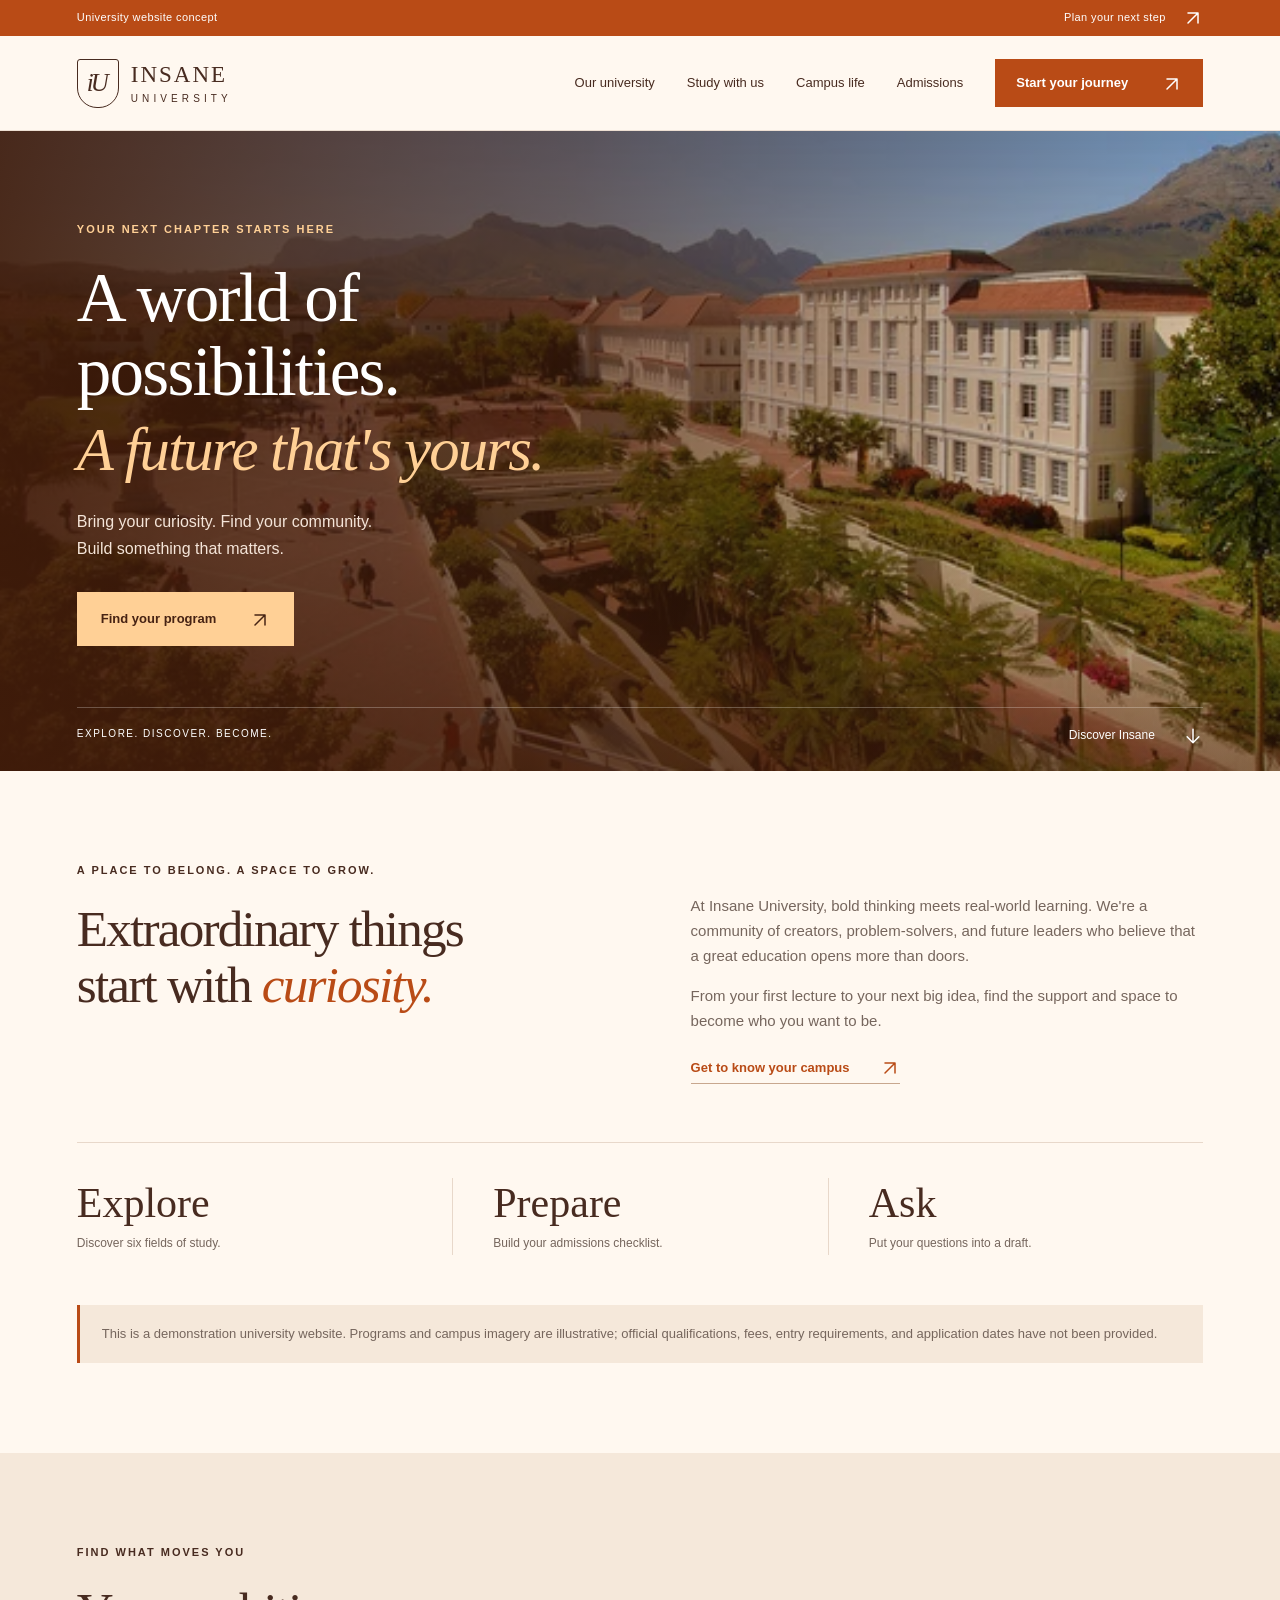
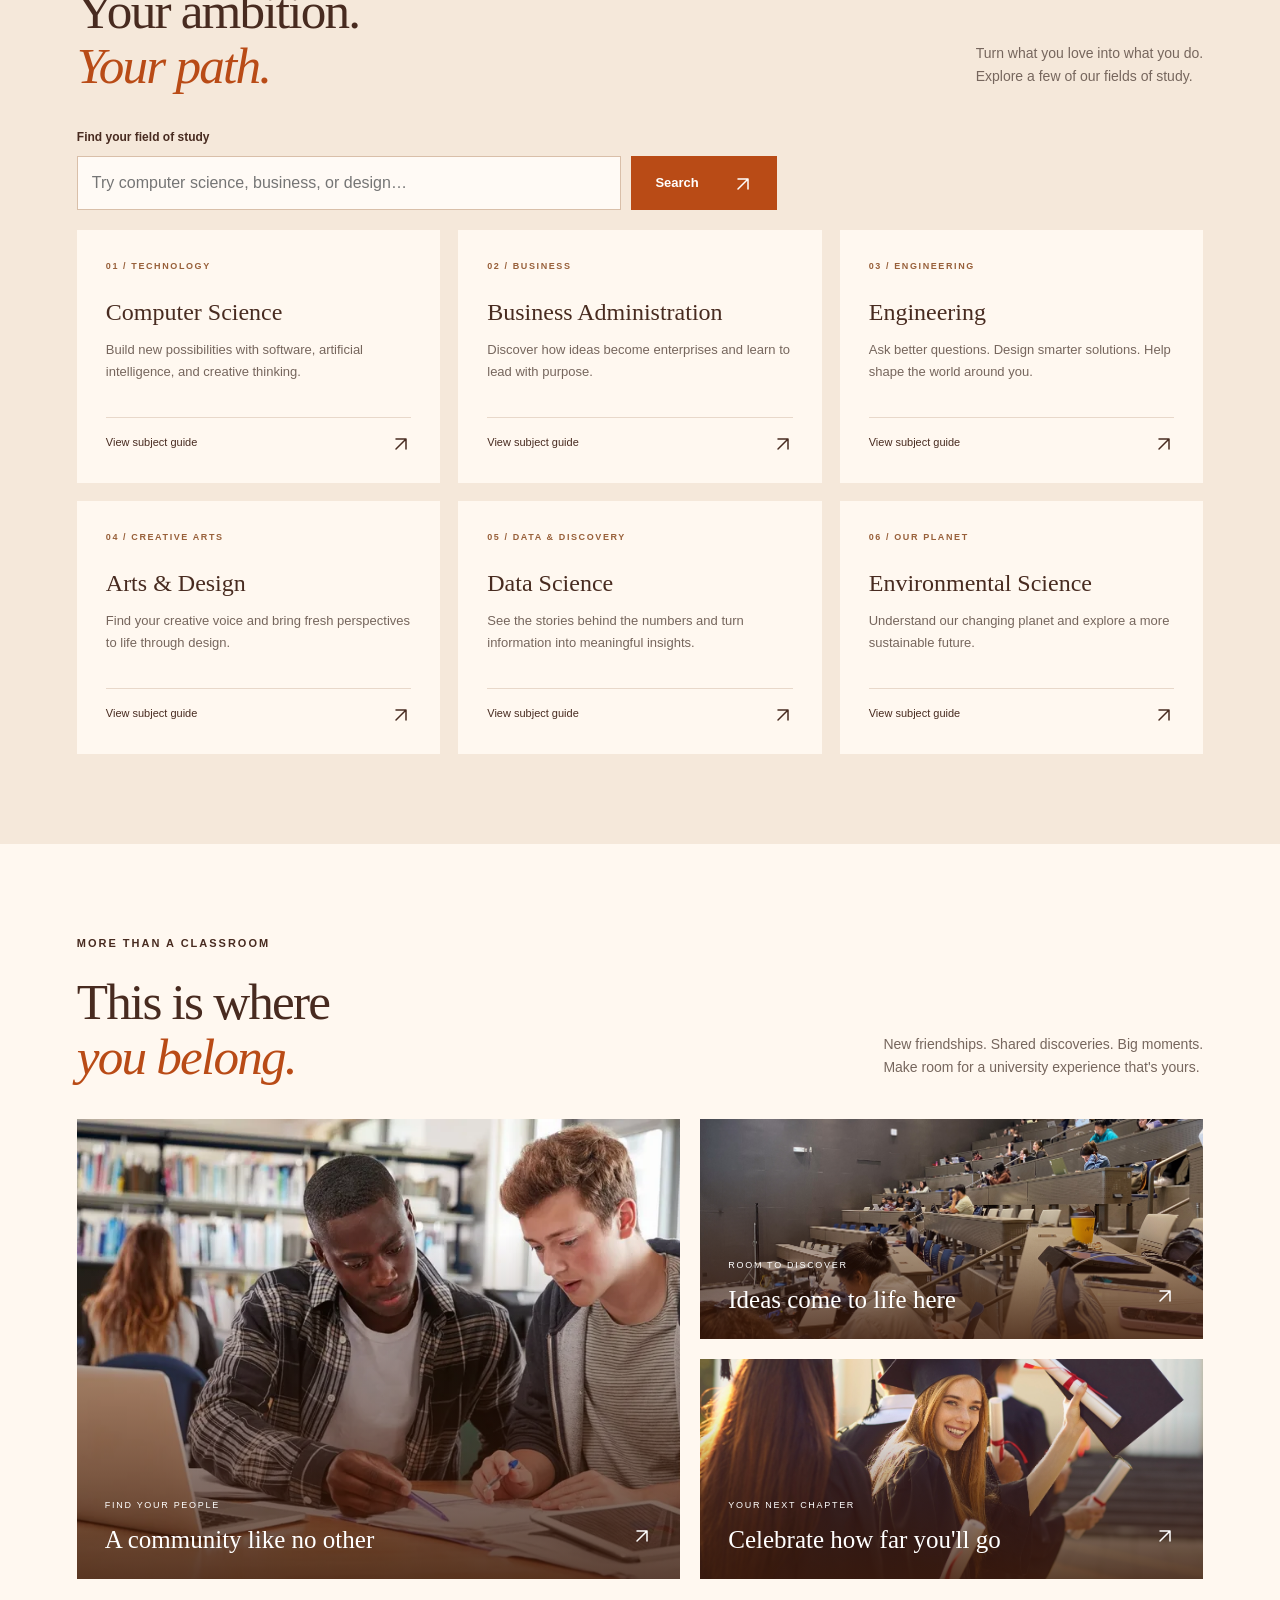
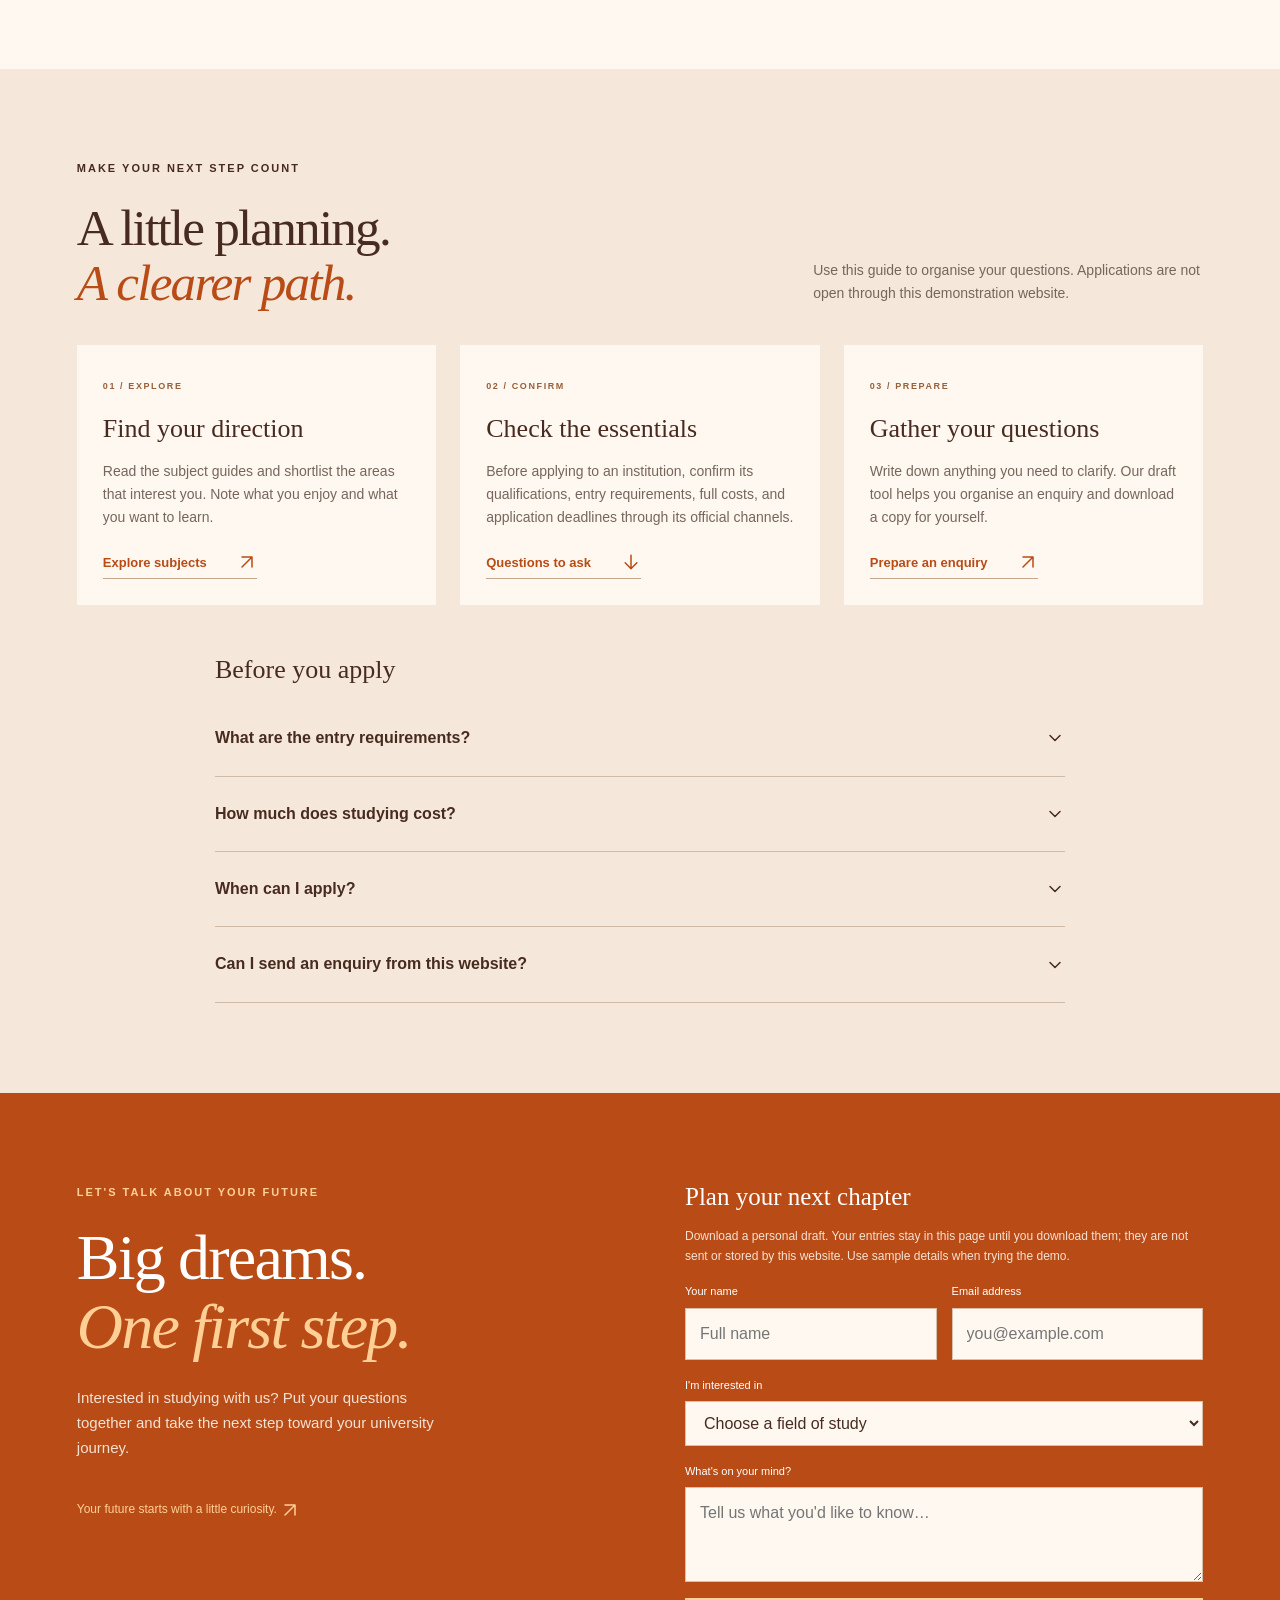
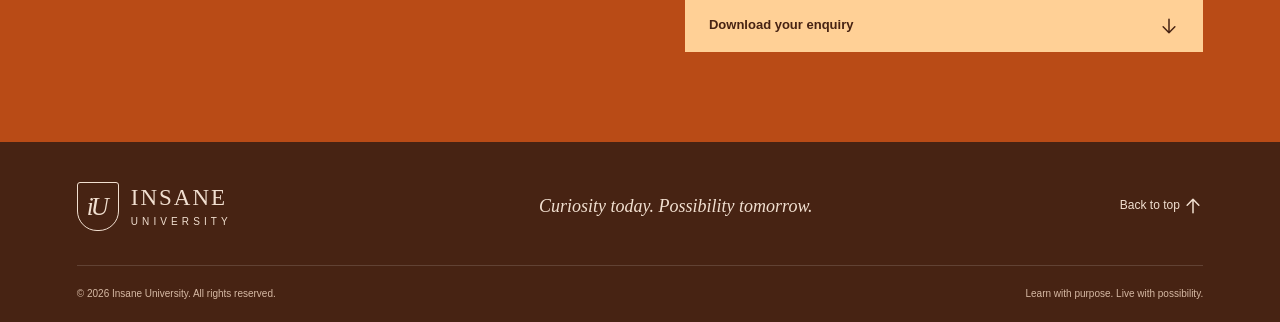
<file: index.html>
<!DOCTYPE html>
<html lang="en">
<head>
  <meta charset="UTF-8">
  <meta name="viewport" content="width=device-width, initial-scale=1.0">
  <meta name="description" content="Explore your next chapter at Insane University. Discover programs, a welcoming community, and a world of possibilities.">
  <meta name="theme-color" content="#b94b16">
  <title>Insane University — A world of possibilities</title>
  <link rel="stylesheet" href="styles.css?v=5">
  <script src="script.js?v=4" defer></script>
</head>
<body>
<a class="skip-link" href="#main">Skip to content</a>
<div class="utility-bar"><div class="container"><span>University website concept</span><a href="#contact">Plan your next step <span aria-hidden="true"><svg class="icon icon-arrow-up-right" viewBox="0 0 24 24" width="20" height="20" fill="none" stroke="currentColor" stroke-width="1.8" stroke-linecap="round" stroke-linejoin="round" aria-hidden="true" focusable="false"><path d="M6 18 18 6M6 6h12v12"/></svg></span></a></div></div>
<header class="navbar">
  <div class="container nav-container">
    <a class="brand" href="#hero" aria-label="Insane University home"><span class="crest" aria-hidden="true">iU</span><span>INSANE<span class="brand-sub">UNIVERSITY</span></span></a>
    <button class="menu-toggle" aria-expanded="false" aria-controls="navigation" hidden>Menu <span aria-hidden="true"><svg class="icon icon-menu" viewBox="0 0 24 24" width="20" height="20" fill="none" stroke="currentColor" stroke-width="1.8" stroke-linecap="round" stroke-linejoin="round" aria-hidden="true" focusable="false"><path d="M4 6h16M4 12h16M4 18h16"/></svg></span></button>
    <nav id="navigation" aria-label="Main navigation"><a href="#about">Our university</a><a href="#programs">Study with us</a><a href="#gallery">Campus life</a><a href="#admissions">Admissions</a><a class="button button-small" href="#contact">Start your journey <span aria-hidden="true"><svg class="icon icon-arrow-up-right" viewBox="0 0 24 24" width="20" height="20" fill="none" stroke="currentColor" stroke-width="1.8" stroke-linecap="round" stroke-linejoin="round" aria-hidden="true" focusable="false"><path d="M6 18 18 6M6 6h12v12"/></svg></span></a></nav>
  </div>
</header>
<main id="main">
  <section id="hero" class="hero">
    <img class="hero-photo" src="university place.webp" alt="University campus surrounded by green lawns and trees" fetchpriority="high">
    <div class="container hero-content"><p class="eyebrow">YOUR NEXT CHAPTER STARTS HERE</p><h1>A world of<br>possibilities.<br><em>A future that's yours.</em></h1><p class="hero-description">Bring your curiosity. Find your community.<br>Build something that matters.</p><a class="button button-gold" href="#programs">Find your program <span aria-hidden="true"><svg class="icon icon-arrow-up-right" viewBox="0 0 24 24" width="20" height="20" fill="none" stroke="currentColor" stroke-width="1.8" stroke-linecap="round" stroke-linejoin="round" aria-hidden="true" focusable="false"><path d="M6 18 18 6M6 6h12v12"/></svg></span></a></div>
    <div class="hero-bottom container"><span>EXPLORE. DISCOVER. BECOME.</span><a href="#about">Discover Insane <span aria-hidden="true"><svg class="icon icon-arrow-down" viewBox="0 0 24 24" width="20" height="20" fill="none" stroke="currentColor" stroke-width="1.8" stroke-linecap="round" stroke-linejoin="round" aria-hidden="true" focusable="false"><path d="M12 4v16m-7-7 7 7 7-7"/></svg></span></a></div>
  </section>
  <section id="about" class="about section container">
    <div class="about-heading"><p class="eyebrow">A PLACE TO BELONG. A SPACE TO GROW.</p><h2>Extraordinary things<br>start with <em>curiosity.</em></h2></div>
    <div class="about-copy"><p>At Insane University, bold thinking meets real-world learning. We're a community of creators, problem-solvers, and future leaders who believe that a great education opens more than doors.</p><p>From your first lecture to your next big idea, find the support and space to become who you want to be.</p><a class="text-link" href="#gallery">Get to know your campus <span aria-hidden="true"><svg class="icon icon-arrow-up-right" viewBox="0 0 24 24" width="20" height="20" fill="none" stroke="currentColor" stroke-width="1.8" stroke-linecap="round" stroke-linejoin="round" aria-hidden="true" focusable="false"><path d="M6 18 18 6M6 6h12v12"/></svg></span></a></div>
    <div class="stats"><div><strong>Explore</strong><span>Discover six fields of study.</span></div><div><strong>Prepare</strong><span>Build your admissions checklist.</span></div><div><strong>Ask</strong><span>Put your questions into a draft.</span></div></div>
    <p class="concept-note">This is a demonstration university website. Programs and campus imagery are illustrative; official qualifications, fees, entry requirements, and application dates have not been provided.</p>
  </section>
  <section id="programs" class="programs section"><div class="container">
    <div class="section-heading"><div><p class="eyebrow">FIND WHAT MOVES YOU</p><h2>Your ambition.<br><em>Your path.</em></h2></div><p>Turn what you love into what you do.<br>Explore a few of our fields of study.</p></div>
    <form class="program-search" role="search" hidden><label for="program-query">Find your field of study</label><div><input id="program-query" type="search" placeholder="Try computer science, business, or design…"><button class="button" type="submit">Search <span aria-hidden="true"><svg class="icon icon-arrow-up-right" viewBox="0 0 24 24" width="20" height="20" fill="none" stroke="currentColor" stroke-width="1.8" stroke-linecap="round" stroke-linejoin="round" aria-hidden="true" focusable="false"><path d="M6 18 18 6M6 6h12v12"/></svg></span></button></div></form>
    <p id="search-status" class="search-status" role="status"></p>
    <div class="program-grid">
      <a class="program-card" href="programs/computer-science.html" data-program="Computer Science"><span class="program-number">01 / TECHNOLOGY</span><h3>Computer Science</h3><p>Build new possibilities with software, artificial intelligence, and creative thinking.</p><span class="card-bottom">View subject guide <span aria-hidden="true"><svg class="icon icon-arrow-up-right" viewBox="0 0 24 24" width="20" height="20" fill="none" stroke="currentColor" stroke-width="1.8" stroke-linecap="round" stroke-linejoin="round" aria-hidden="true" focusable="false"><path d="M6 18 18 6M6 6h12v12"/></svg></span></span></a>
      <a class="program-card" href="programs/business-administration.html" data-program="Business Administration"><span class="program-number">02 / BUSINESS</span><h3>Business Administration</h3><p>Discover how ideas become enterprises and learn to lead with purpose.</p><span class="card-bottom">View subject guide <span aria-hidden="true"><svg class="icon icon-arrow-up-right" viewBox="0 0 24 24" width="20" height="20" fill="none" stroke="currentColor" stroke-width="1.8" stroke-linecap="round" stroke-linejoin="round" aria-hidden="true" focusable="false"><path d="M6 18 18 6M6 6h12v12"/></svg></span></span></a>
      <a class="program-card" href="programs/engineering.html" data-program="Engineering"><span class="program-number">03 / ENGINEERING</span><h3>Engineering</h3><p>Ask better questions. Design smarter solutions. Help shape the world around you.</p><span class="card-bottom">View subject guide <span aria-hidden="true"><svg class="icon icon-arrow-up-right" viewBox="0 0 24 24" width="20" height="20" fill="none" stroke="currentColor" stroke-width="1.8" stroke-linecap="round" stroke-linejoin="round" aria-hidden="true" focusable="false"><path d="M6 18 18 6M6 6h12v12"/></svg></span></span></a>
      <a class="program-card" href="programs/arts-design.html" data-program="Arts & Design"><span class="program-number">04 / CREATIVE ARTS</span><h3>Arts &amp; Design</h3><p>Find your creative voice and bring fresh perspectives to life through design.</p><span class="card-bottom">View subject guide <span aria-hidden="true"><svg class="icon icon-arrow-up-right" viewBox="0 0 24 24" width="20" height="20" fill="none" stroke="currentColor" stroke-width="1.8" stroke-linecap="round" stroke-linejoin="round" aria-hidden="true" focusable="false"><path d="M6 18 18 6M6 6h12v12"/></svg></span></span></a>
      <a class="program-card" href="programs/data-science.html" data-program="Data Science"><span class="program-number">05 / DATA & DISCOVERY</span><h3>Data Science</h3><p>See the stories behind the numbers and turn information into meaningful insights.</p><span class="card-bottom">View subject guide <span aria-hidden="true"><svg class="icon icon-arrow-up-right" viewBox="0 0 24 24" width="20" height="20" fill="none" stroke="currentColor" stroke-width="1.8" stroke-linecap="round" stroke-linejoin="round" aria-hidden="true" focusable="false"><path d="M6 18 18 6M6 6h12v12"/></svg></span></span></a>
      <a class="program-card" href="programs/environmental-science.html" data-program="Environmental Science"><span class="program-number">06 / OUR PLANET</span><h3>Environmental Science</h3><p>Understand our changing planet and explore a more sustainable future.</p><span class="card-bottom">View subject guide <span aria-hidden="true"><svg class="icon icon-arrow-up-right" viewBox="0 0 24 24" width="20" height="20" fill="none" stroke="currentColor" stroke-width="1.8" stroke-linecap="round" stroke-linejoin="round" aria-hidden="true" focusable="false"><path d="M6 18 18 6M6 6h12v12"/></svg></span></span></a>
    </div>
    <p class="empty-state" hidden>No programs match your search. Try another subject or clear your search to see all fields.</p>
  </div></section>
  <section id="gallery" class="section container campus"><div class="section-heading"><div><p class="eyebrow">MORE THAN A CLASSROOM</p><h2>This is where<br><em>you belong.</em></h2></div><p>New friendships. Shared discoveries. Big moments.<br>Make room for a university experience that's yours.</p></div>
    <div class="gallery-grid">
      <a class="gallery-item gallery-main" href="students.webp"><img src="students.webp" alt="Students spending time together on campus" loading="lazy"><div><span>FIND YOUR PEOPLE</span><h3>A community like no other</h3><span class="gallery-arrow" aria-hidden="true"><svg class="icon icon-arrow-up-right" viewBox="0 0 24 24" width="20" height="20" fill="none" stroke="currentColor" stroke-width="1.8" stroke-linecap="round" stroke-linejoin="round" aria-hidden="true" focusable="false"><path d="M6 18 18 6M6 6h12v12"/></svg></span></div></a>
      <a class="gallery-item" href="classroom.jpg"><img src="classroom.jpg" alt="University classroom and learning space" loading="lazy"><div><span>ROOM TO DISCOVER</span><h3>Ideas come to life here</h3><span class="gallery-arrow" aria-hidden="true"><svg class="icon icon-arrow-up-right" viewBox="0 0 24 24" width="20" height="20" fill="none" stroke="currentColor" stroke-width="1.8" stroke-linecap="round" stroke-linejoin="round" aria-hidden="true" focusable="false"><path d="M6 18 18 6M6 6h12v12"/></svg></span></div></a>
      <a class="gallery-item" href="graduation.jpeg"><img src="graduation.jpeg" alt="Graduates celebrating their achievements" loading="lazy"><div><span>YOUR NEXT CHAPTER</span><h3>Celebrate how far you'll go</h3><span class="gallery-arrow" aria-hidden="true"><svg class="icon icon-arrow-up-right" viewBox="0 0 24 24" width="20" height="20" fill="none" stroke="currentColor" stroke-width="1.8" stroke-linecap="round" stroke-linejoin="round" aria-hidden="true" focusable="false"><path d="M6 18 18 6M6 6h12v12"/></svg></span></div></a>
    </div>
  </section>
  <section id="admissions" class="section admissions"><div class="container">
    <div class="section-heading"><div><p class="eyebrow">MAKE YOUR NEXT STEP COUNT</p><h2>A little planning.<br><em>A clearer path.</em></h2></div><p>Use this guide to organise your questions. Applications are not open through this demonstration website.</p></div>
    <div class="admissions-grid">
      <article><span class="program-number">01 / EXPLORE</span><h3>Find your direction</h3><p>Read the subject guides and shortlist the areas that interest you. Note what you enjoy and what you want to learn.</p><a class="text-link" href="#programs">Explore subjects <svg class="icon icon-arrow-up-right" viewBox="0 0 24 24" width="20" height="20" fill="none" stroke="currentColor" stroke-width="1.8" stroke-linecap="round" stroke-linejoin="round" aria-hidden="true" focusable="false"><path d="M6 18 18 6M6 6h12v12"/></svg></a></article>
      <article><span class="program-number">02 / CONFIRM</span><h3>Check the essentials</h3><p>Before applying to an institution, confirm its qualifications, entry requirements, full costs, and application deadlines through its official channels.</p><a class="text-link" href="#admissions-faq">Questions to ask <svg class="icon icon-arrow-down" viewBox="0 0 24 24" width="20" height="20" fill="none" stroke="currentColor" stroke-width="1.8" stroke-linecap="round" stroke-linejoin="round" aria-hidden="true" focusable="false"><path d="M12 4v16m-7-7 7 7 7-7"/></svg></a></article>
      <article><span class="program-number">03 / PREPARE</span><h3>Gather your questions</h3><p>Write down anything you need to clarify. Our draft tool helps you organise an enquiry and download a copy for yourself.</p><a class="text-link" href="#contact">Prepare an enquiry <svg class="icon icon-arrow-up-right" viewBox="0 0 24 24" width="20" height="20" fill="none" stroke="currentColor" stroke-width="1.8" stroke-linecap="round" stroke-linejoin="round" aria-hidden="true" focusable="false"><path d="M6 18 18 6M6 6h12v12"/></svg></a></article>
    </div>
    <div id="admissions-faq" class="faq"><h3>Before you apply</h3>
      <details><summary>What are the entry requirements?<svg class="icon icon-chevron" viewBox="0 0 24 24" width="20" height="20" fill="none" stroke="currentColor" stroke-width="1.8" stroke-linecap="round" stroke-linejoin="round" aria-hidden="true" focusable="false"><path d="m6 9 6 6 6-6"/></svg></summary><p>Verified entry requirements are not available for this concept website. Ask the institution for the requirements for your exact qualification, including subjects, grades, language proficiency, and any portfolio or assessment.</p></details>
      <details><summary>How much does studying cost?<svg class="icon icon-chevron" viewBox="0 0 24 24" width="20" height="20" fill="none" stroke="currentColor" stroke-width="1.8" stroke-linecap="round" stroke-linejoin="round" aria-hidden="true" focusable="false"><path d="m6 9 6 6 6-6"/></svg></summary><p>No official fee schedule has been supplied. Request a current breakdown of tuition, registration, materials, accommodation, and any other compulsory costs. Confirm payment dates and funding conditions before committing.</p></details>
      <details><summary>When can I apply?<svg class="icon icon-chevron" viewBox="0 0 24 24" width="20" height="20" fill="none" stroke="currentColor" stroke-width="1.8" stroke-linecap="round" stroke-linejoin="round" aria-hidden="true" focusable="false"><path d="m6 9 6 6 6-6"/></svg></summary><p>This website does not accept applications and has no confirmed intake dates. Check opening dates, closing dates, and document deadlines directly with the institution you intend to apply to.</p></details>
      <details><summary>Can I send an enquiry from this website?<svg class="icon icon-chevron" viewBox="0 0 24 24" width="20" height="20" fill="none" stroke="currentColor" stroke-width="1.8" stroke-linecap="round" stroke-linejoin="round" aria-hidden="true" focusable="false"><path d="m6 9 6 6 6-6"/></svg></summary><p>You can download a text draft using the enquiry form. It is not sent, and no admissions team receives it. Do not enter identity numbers, payment information, or other sensitive documents.</p></details>
    </div>
  </div></section>
  <section id="contact" class="contact section"><div class="container contact-grid"><div><p class="eyebrow">LET'S TALK ABOUT YOUR FUTURE</p><h2>Big dreams.<br><em>One first step.</em></h2><p>Interested in studying with us? Put your questions together and take the next step toward your university journey.</p><span class="contact-note">Your future starts with a little curiosity. <svg class="icon icon-arrow-up-right" viewBox="0 0 24 24" width="20" height="20" fill="none" stroke="currentColor" stroke-width="1.8" stroke-linecap="round" stroke-linejoin="round" aria-hidden="true" focusable="false"><path d="M6 18 18 6M6 6h12v12"/></svg></span></div>
    <form class="contact-form"><h3>Plan your next chapter</h3><p class="form-note" id="form-note">Download a personal draft. Your entries stay in this page until you download them; they are not sent or stored by this website. Use sample details when trying the demo.</p><div class="form-row"><label>Your name<input name="name" autocomplete="name" placeholder="Full name" required maxlength="150"></label><label>Email address<input name="email" type="email" autocomplete="email" placeholder="you@example.com" required maxlength="254"></label></div><label>I'm interested in<select name="program" id="program-interest"><option value="">Choose a field of study</option><option>Computer Science</option><option>Business Administration</option><option>Engineering</option><option>Arts &amp; Design</option><option>Data Science</option><option>Environmental Science</option><option>General enquiry</option></select></label><label>What's on your mind?<textarea name="message" placeholder="Tell us what you'd like to know…" required maxlength="5000"></textarea></label><button class="button button-gold" type="submit" aria-describedby="form-note">Download your enquiry <span aria-hidden="true"><svg class="icon icon-arrow-down" viewBox="0 0 24 24" width="20" height="20" fill="none" stroke="currentColor" stroke-width="1.8" stroke-linecap="round" stroke-linejoin="round" aria-hidden="true" focusable="false"><path d="M12 4v16m-7-7 7 7 7-7"/></svg></span></button><p id="form-status" role="status"></p><noscript><p>Enable JavaScript to download your enquiry. This form does not send messages.</p></noscript></form>
  </div></section>
</main>
<footer><div class="container footer-top"><a class="brand" href="#hero"><span class="crest" aria-hidden="true">iU</span><span>INSANE<span class="brand-sub">UNIVERSITY</span></span></a><p>Curiosity today. Possibility tomorrow.</p><a href="#hero">Back to top <svg class="icon icon-arrow-up" viewBox="0 0 24 24" width="20" height="20" fill="none" stroke="currentColor" stroke-width="1.8" stroke-linecap="round" stroke-linejoin="round" aria-hidden="true" focusable="false"><path d="M12 20V4m-7 7 7-7 7 7"/></svg></a></div><div class="container footer-bottom"><span>© <span id="year">2026</span> Insane University. All rights reserved.</span><span>Learn with purpose. Live with possibility.</span></div></footer>
<dialog class="lightbox" aria-label="Campus photograph"><button class="close-lightbox" aria-label="Close photograph"><svg class="icon icon-close" viewBox="0 0 24 24" width="20" height="20" fill="none" stroke="currentColor" stroke-width="1.8" stroke-linecap="round" stroke-linejoin="round" aria-hidden="true" focusable="false"><path d="m6 6 12 12M18 6 6 18"/></svg></button><img alt=""><p></p></dialog>
</body>
</html>
</file>
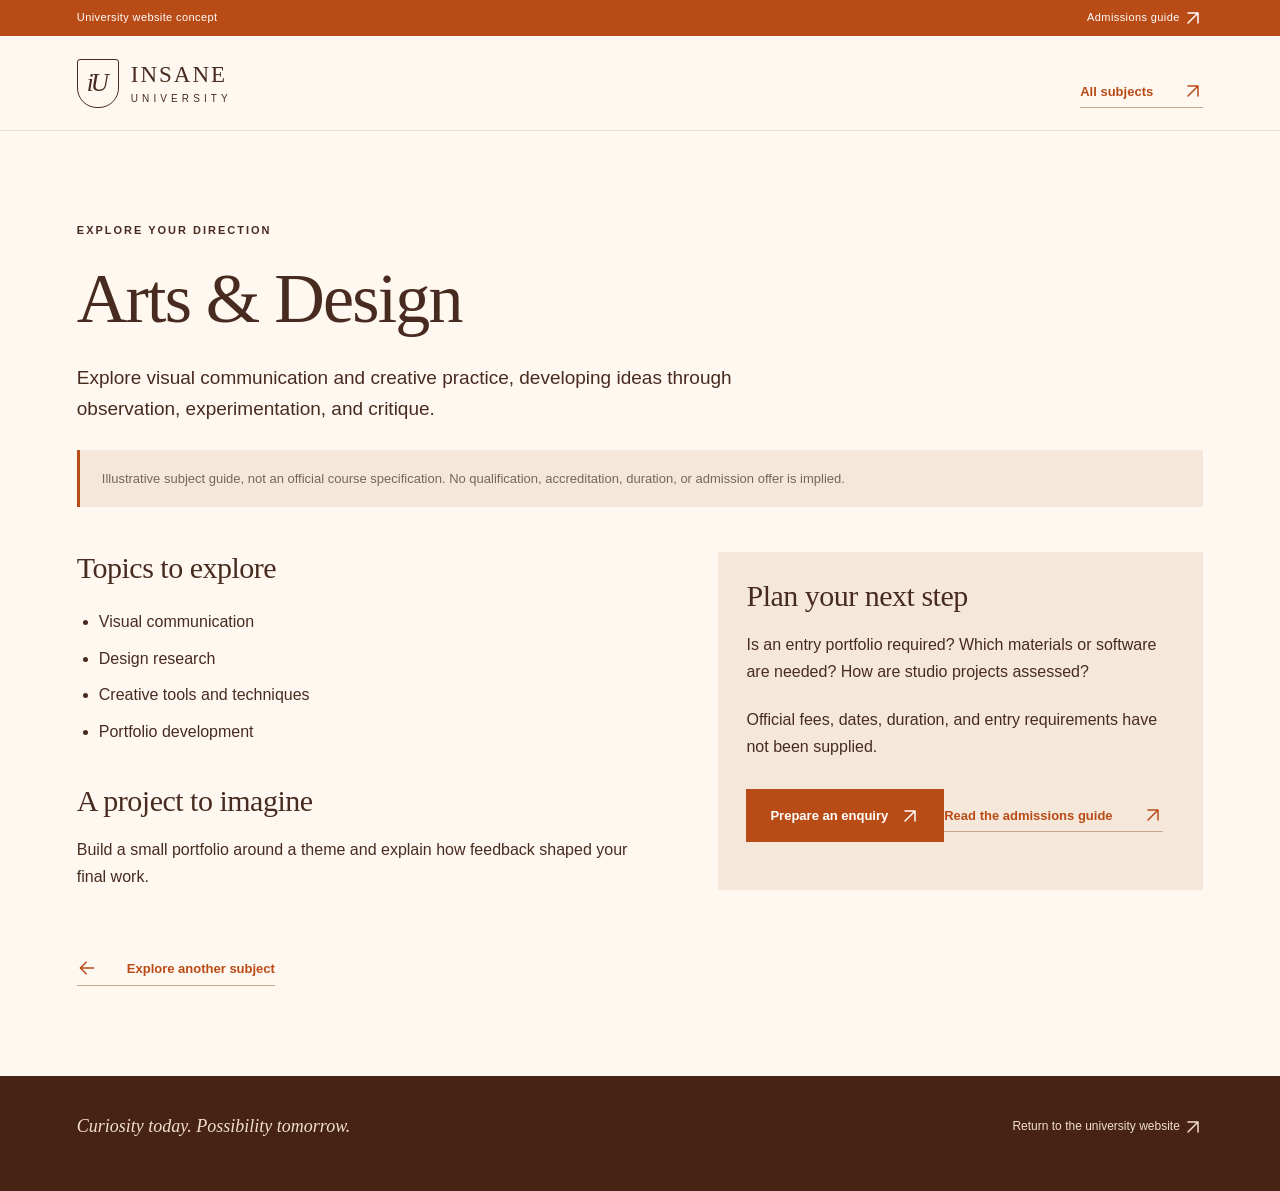
<file: programs/arts-design.html>
<!DOCTYPE html>
<html lang="en"><head><meta charset="UTF-8"><meta name="viewport" content="width=device-width, initial-scale=1.0"><meta name="theme-color" content="#b94b16"><meta name="description" content="Explore the Arts &amp; Design subject guide on the Insane University demonstration website."><title>Arts &amp; Design — Insane University</title><link rel="stylesheet" href="../styles.css?v=5"></head>
<body><a class="skip-link" href="#main">Skip to content</a><div class="utility-bar"><div class="container"><span>University website concept</span><a href="../index.html#admissions">Admissions guide <svg class="icon icon-arrow-up-right" viewBox="0 0 24 24" width="20" height="20" fill="none" stroke="currentColor" stroke-width="1.8" stroke-linecap="round" stroke-linejoin="round" aria-hidden="true" focusable="false"><path d="M6 18 18 6M6 6h12v12"/></svg></a></div></div>
<header class="navbar"><div class="container nav-container"><a class="brand" href="../index.html"><span class="crest" aria-hidden="true">iU</span><span>INSANE<span class="brand-sub">UNIVERSITY</span></span></a><a class="text-link" href="../index.html#programs">All subjects <svg class="icon icon-arrow-up-right" viewBox="0 0 24 24" width="20" height="20" fill="none" stroke="currentColor" stroke-width="1.8" stroke-linecap="round" stroke-linejoin="round" aria-hidden="true" focusable="false"><path d="M6 18 18 6M6 6h12v12"/></svg></a></div></header>
<main id="main" class="container section subject-page"><p class="eyebrow">EXPLORE YOUR DIRECTION</p><h1>Arts &amp; Design</h1><p class="subject-intro">Explore visual communication and creative practice, developing ideas through observation, experimentation, and critique.</p><p class="concept-note">Illustrative subject guide, not an official course specification. No qualification, accreditation, duration, or admission offer is implied.</p>
<div class="subject-grid"><section><h2>Topics to explore</h2><ul><li>Visual communication</li><li>Design research</li><li>Creative tools and techniques</li><li>Portfolio development</li></ul><h2>A project to imagine</h2><p>Build a small portfolio around a theme and explain how feedback shaped your final work.</p></section><aside><h2>Plan your next step</h2><p>Is an entry portfolio required? Which materials or software are needed? How are studio projects assessed?</p><p>Official fees, dates, duration, and entry requirements have not been supplied.</p><a class="button" href="../index.html?program=arts-design#contact">Prepare an enquiry <svg class="icon icon-arrow-up-right" viewBox="0 0 24 24" width="20" height="20" fill="none" stroke="currentColor" stroke-width="1.8" stroke-linecap="round" stroke-linejoin="round" aria-hidden="true" focusable="false"><path d="M6 18 18 6M6 6h12v12"/></svg></a><a class="text-link" href="../index.html#admissions">Read the admissions guide <svg class="icon icon-arrow-up-right" viewBox="0 0 24 24" width="20" height="20" fill="none" stroke="currentColor" stroke-width="1.8" stroke-linecap="round" stroke-linejoin="round" aria-hidden="true" focusable="false"><path d="M6 18 18 6M6 6h12v12"/></svg></a></aside></div>
<a class="text-link" href="../index.html#programs"><svg class="icon icon-arrow-left" viewBox="0 0 24 24" width="20" height="20" fill="none" stroke="currentColor" stroke-width="1.8" stroke-linecap="round" stroke-linejoin="round" aria-hidden="true" focusable="false"><path d="M20 12H4m7-7-7 7 7 7"/></svg> Explore another subject</a></main>
<footer><div class="container footer-top"><p>Curiosity today. Possibility tomorrow.</p><a href="../index.html">Return to the university website <svg class="icon icon-arrow-up-right" viewBox="0 0 24 24" width="20" height="20" fill="none" stroke="currentColor" stroke-width="1.8" stroke-linecap="round" stroke-linejoin="round" aria-hidden="true" focusable="false"><path d="M6 18 18 6M6 6h12v12"/></svg></a></div></footer></body></html>
</file>
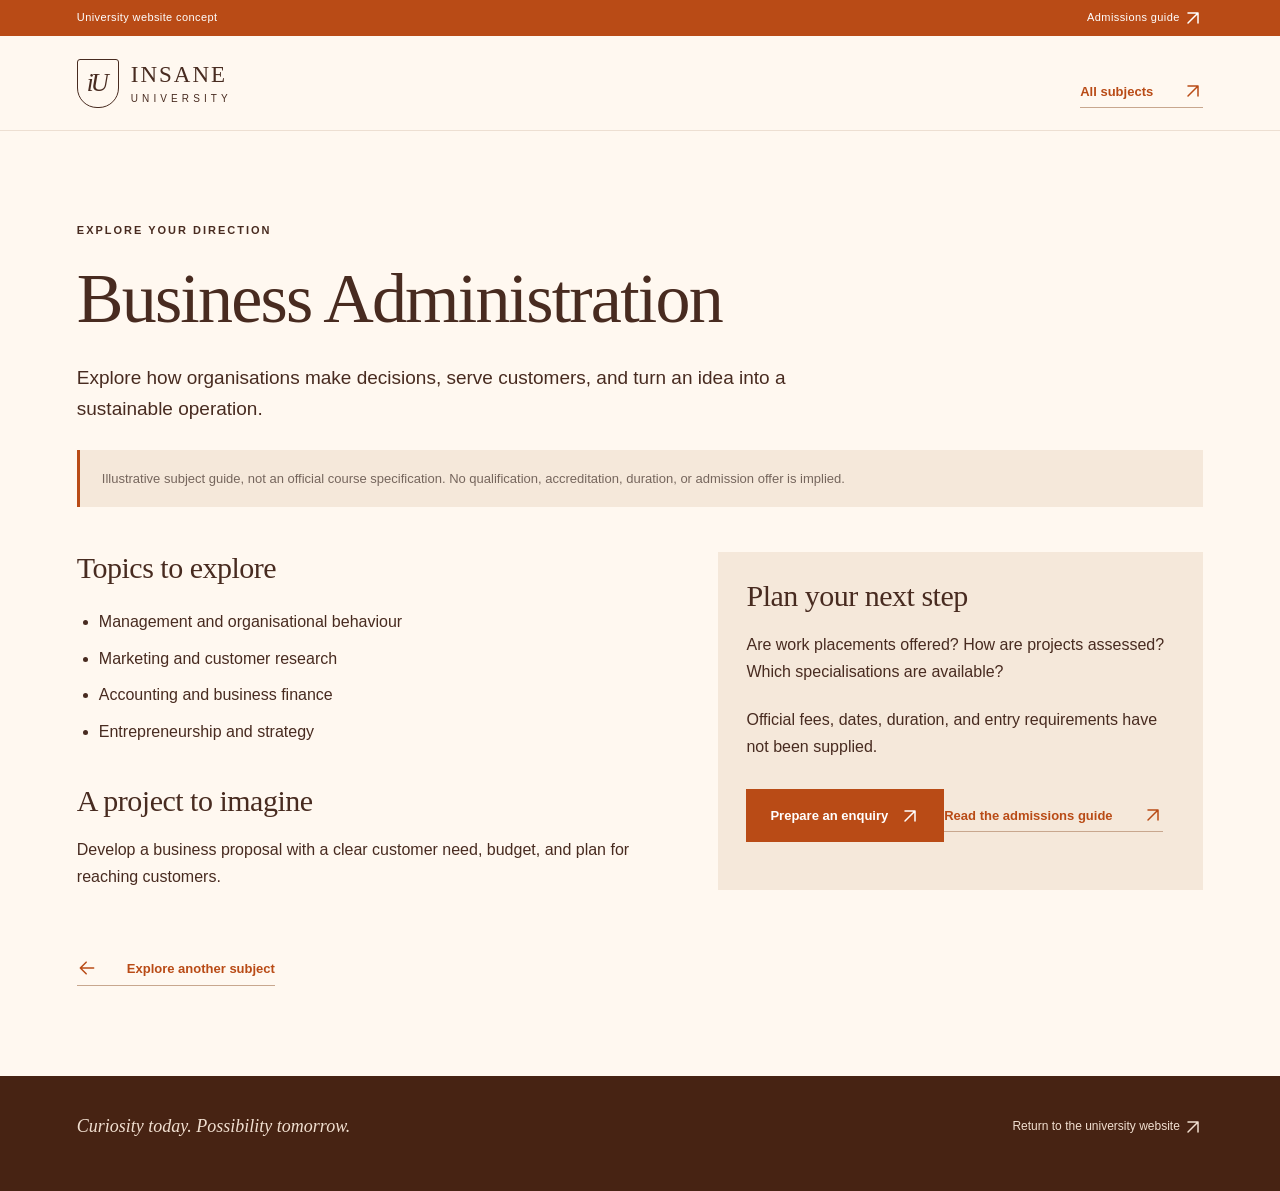
<file: programs/business-administration.html>
<!DOCTYPE html>
<html lang="en"><head><meta charset="UTF-8"><meta name="viewport" content="width=device-width, initial-scale=1.0"><meta name="theme-color" content="#b94b16"><meta name="description" content="Explore the Business Administration subject guide on the Insane University demonstration website."><title>Business Administration — Insane University</title><link rel="stylesheet" href="../styles.css?v=5"></head>
<body><a class="skip-link" href="#main">Skip to content</a><div class="utility-bar"><div class="container"><span>University website concept</span><a href="../index.html#admissions">Admissions guide <svg class="icon icon-arrow-up-right" viewBox="0 0 24 24" width="20" height="20" fill="none" stroke="currentColor" stroke-width="1.8" stroke-linecap="round" stroke-linejoin="round" aria-hidden="true" focusable="false"><path d="M6 18 18 6M6 6h12v12"/></svg></a></div></div>
<header class="navbar"><div class="container nav-container"><a class="brand" href="../index.html"><span class="crest" aria-hidden="true">iU</span><span>INSANE<span class="brand-sub">UNIVERSITY</span></span></a><a class="text-link" href="../index.html#programs">All subjects <svg class="icon icon-arrow-up-right" viewBox="0 0 24 24" width="20" height="20" fill="none" stroke="currentColor" stroke-width="1.8" stroke-linecap="round" stroke-linejoin="round" aria-hidden="true" focusable="false"><path d="M6 18 18 6M6 6h12v12"/></svg></a></div></header>
<main id="main" class="container section subject-page"><p class="eyebrow">EXPLORE YOUR DIRECTION</p><h1>Business Administration</h1><p class="subject-intro">Explore how organisations make decisions, serve customers, and turn an idea into a sustainable operation.</p><p class="concept-note">Illustrative subject guide, not an official course specification. No qualification, accreditation, duration, or admission offer is implied.</p>
<div class="subject-grid"><section><h2>Topics to explore</h2><ul><li>Management and organisational behaviour</li><li>Marketing and customer research</li><li>Accounting and business finance</li><li>Entrepreneurship and strategy</li></ul><h2>A project to imagine</h2><p>Develop a business proposal with a clear customer need, budget, and plan for reaching customers.</p></section><aside><h2>Plan your next step</h2><p>Are work placements offered? How are projects assessed? Which specialisations are available?</p><p>Official fees, dates, duration, and entry requirements have not been supplied.</p><a class="button" href="../index.html?program=business-administration#contact">Prepare an enquiry <svg class="icon icon-arrow-up-right" viewBox="0 0 24 24" width="20" height="20" fill="none" stroke="currentColor" stroke-width="1.8" stroke-linecap="round" stroke-linejoin="round" aria-hidden="true" focusable="false"><path d="M6 18 18 6M6 6h12v12"/></svg></a><a class="text-link" href="../index.html#admissions">Read the admissions guide <svg class="icon icon-arrow-up-right" viewBox="0 0 24 24" width="20" height="20" fill="none" stroke="currentColor" stroke-width="1.8" stroke-linecap="round" stroke-linejoin="round" aria-hidden="true" focusable="false"><path d="M6 18 18 6M6 6h12v12"/></svg></a></aside></div>
<a class="text-link" href="../index.html#programs"><svg class="icon icon-arrow-left" viewBox="0 0 24 24" width="20" height="20" fill="none" stroke="currentColor" stroke-width="1.8" stroke-linecap="round" stroke-linejoin="round" aria-hidden="true" focusable="false"><path d="M20 12H4m7-7-7 7 7 7"/></svg> Explore another subject</a></main>
<footer><div class="container footer-top"><p>Curiosity today. Possibility tomorrow.</p><a href="../index.html">Return to the university website <svg class="icon icon-arrow-up-right" viewBox="0 0 24 24" width="20" height="20" fill="none" stroke="currentColor" stroke-width="1.8" stroke-linecap="round" stroke-linejoin="round" aria-hidden="true" focusable="false"><path d="M6 18 18 6M6 6h12v12"/></svg></a></div></footer></body></html>
</file>
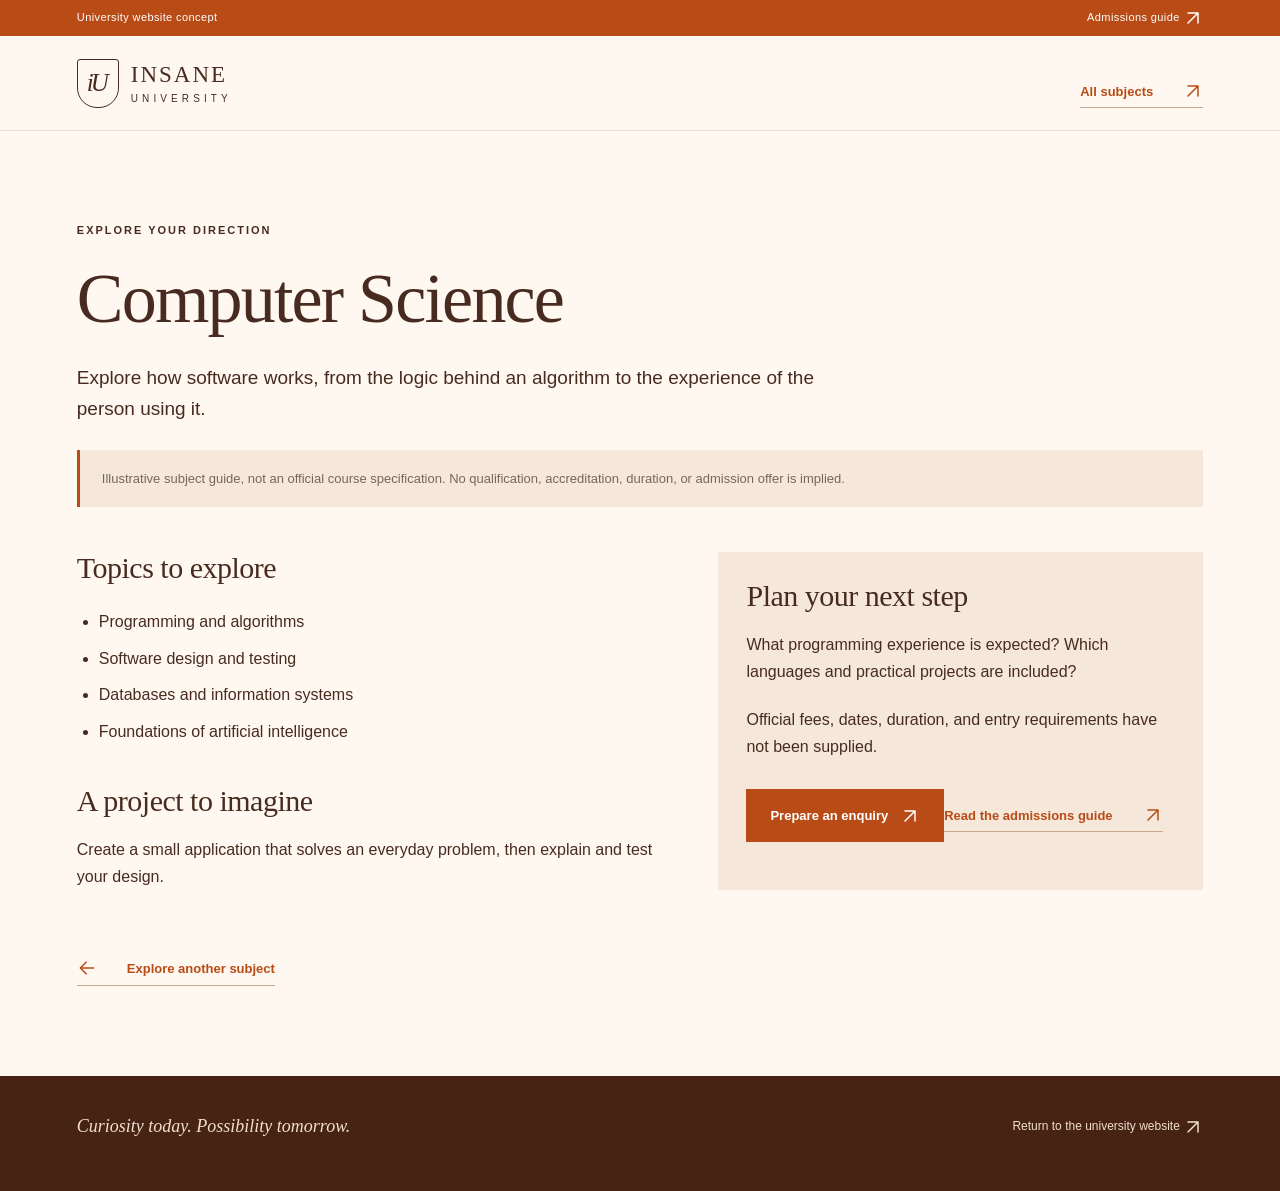
<file: programs/computer-science.html>
<!DOCTYPE html>
<html lang="en"><head><meta charset="UTF-8"><meta name="viewport" content="width=device-width, initial-scale=1.0"><meta name="theme-color" content="#b94b16"><meta name="description" content="Explore the Computer Science subject guide on the Insane University demonstration website."><title>Computer Science — Insane University</title><link rel="stylesheet" href="../styles.css?v=5"></head>
<body><a class="skip-link" href="#main">Skip to content</a><div class="utility-bar"><div class="container"><span>University website concept</span><a href="../index.html#admissions">Admissions guide <svg class="icon icon-arrow-up-right" viewBox="0 0 24 24" width="20" height="20" fill="none" stroke="currentColor" stroke-width="1.8" stroke-linecap="round" stroke-linejoin="round" aria-hidden="true" focusable="false"><path d="M6 18 18 6M6 6h12v12"/></svg></a></div></div>
<header class="navbar"><div class="container nav-container"><a class="brand" href="../index.html"><span class="crest" aria-hidden="true">iU</span><span>INSANE<span class="brand-sub">UNIVERSITY</span></span></a><a class="text-link" href="../index.html#programs">All subjects <svg class="icon icon-arrow-up-right" viewBox="0 0 24 24" width="20" height="20" fill="none" stroke="currentColor" stroke-width="1.8" stroke-linecap="round" stroke-linejoin="round" aria-hidden="true" focusable="false"><path d="M6 18 18 6M6 6h12v12"/></svg></a></div></header>
<main id="main" class="container section subject-page"><p class="eyebrow">EXPLORE YOUR DIRECTION</p><h1>Computer Science</h1><p class="subject-intro">Explore how software works, from the logic behind an algorithm to the experience of the person using it.</p><p class="concept-note">Illustrative subject guide, not an official course specification. No qualification, accreditation, duration, or admission offer is implied.</p>
<div class="subject-grid"><section><h2>Topics to explore</h2><ul><li>Programming and algorithms</li><li>Software design and testing</li><li>Databases and information systems</li><li>Foundations of artificial intelligence</li></ul><h2>A project to imagine</h2><p>Create a small application that solves an everyday problem, then explain and test your design.</p></section><aside><h2>Plan your next step</h2><p>What programming experience is expected? Which languages and practical projects are included?</p><p>Official fees, dates, duration, and entry requirements have not been supplied.</p><a class="button" href="../index.html?program=computer-science#contact">Prepare an enquiry <svg class="icon icon-arrow-up-right" viewBox="0 0 24 24" width="20" height="20" fill="none" stroke="currentColor" stroke-width="1.8" stroke-linecap="round" stroke-linejoin="round" aria-hidden="true" focusable="false"><path d="M6 18 18 6M6 6h12v12"/></svg></a><a class="text-link" href="../index.html#admissions">Read the admissions guide <svg class="icon icon-arrow-up-right" viewBox="0 0 24 24" width="20" height="20" fill="none" stroke="currentColor" stroke-width="1.8" stroke-linecap="round" stroke-linejoin="round" aria-hidden="true" focusable="false"><path d="M6 18 18 6M6 6h12v12"/></svg></a></aside></div>
<a class="text-link" href="../index.html#programs"><svg class="icon icon-arrow-left" viewBox="0 0 24 24" width="20" height="20" fill="none" stroke="currentColor" stroke-width="1.8" stroke-linecap="round" stroke-linejoin="round" aria-hidden="true" focusable="false"><path d="M20 12H4m7-7-7 7 7 7"/></svg> Explore another subject</a></main>
<footer><div class="container footer-top"><p>Curiosity today. Possibility tomorrow.</p><a href="../index.html">Return to the university website <svg class="icon icon-arrow-up-right" viewBox="0 0 24 24" width="20" height="20" fill="none" stroke="currentColor" stroke-width="1.8" stroke-linecap="round" stroke-linejoin="round" aria-hidden="true" focusable="false"><path d="M6 18 18 6M6 6h12v12"/></svg></a></div></footer></body></html>
</file>
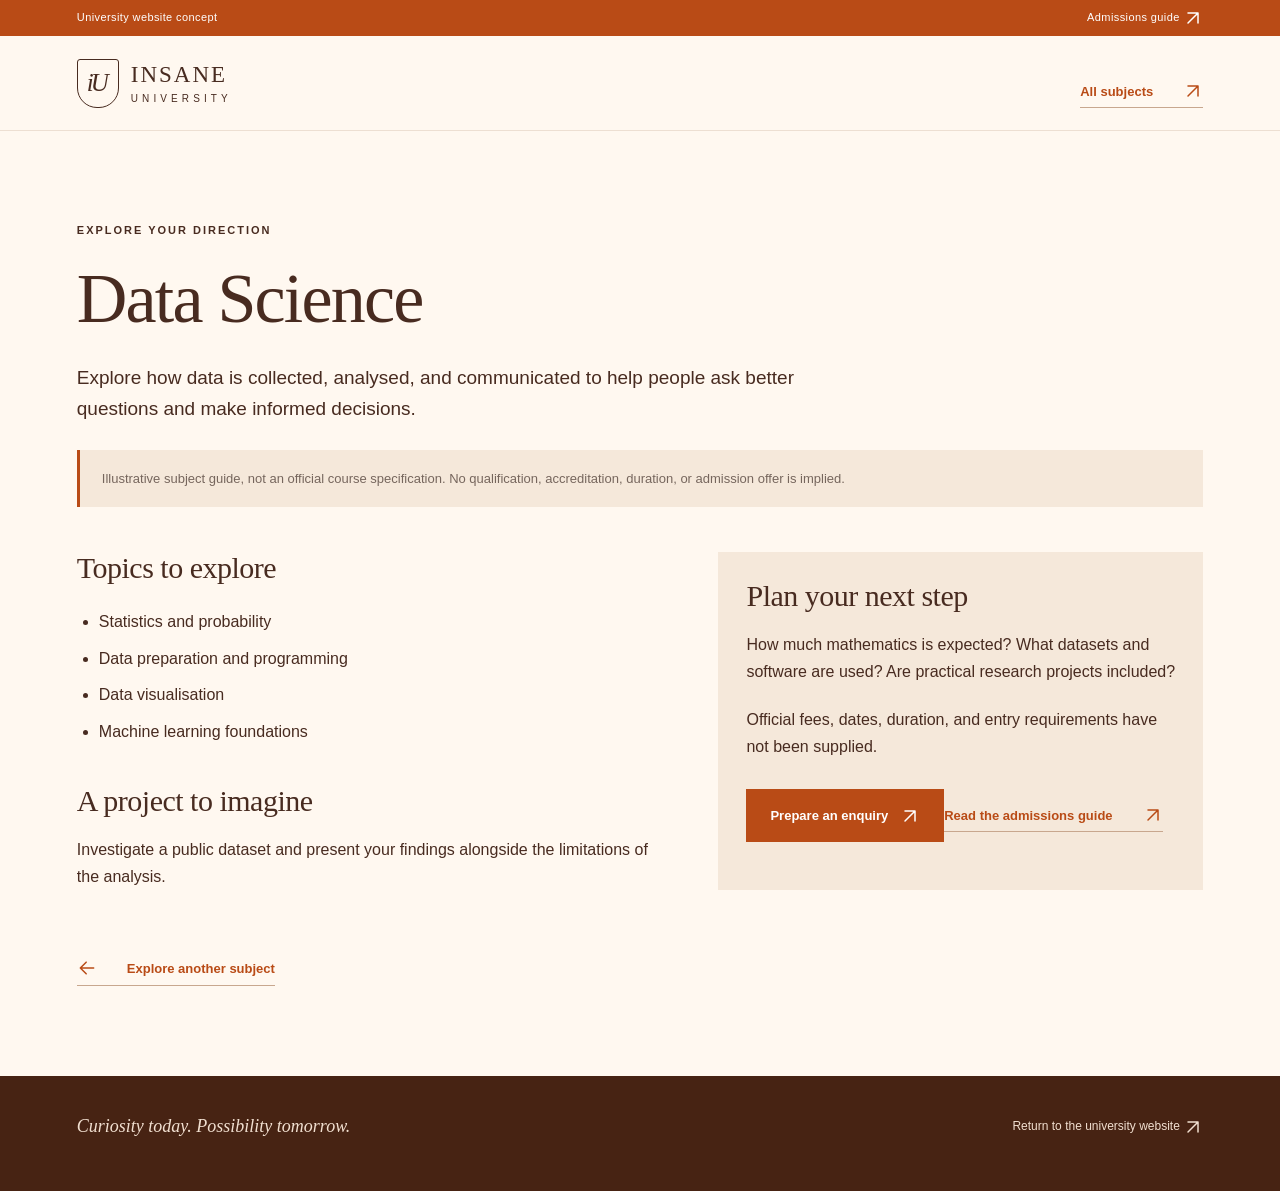
<file: programs/data-science.html>
<!DOCTYPE html>
<html lang="en"><head><meta charset="UTF-8"><meta name="viewport" content="width=device-width, initial-scale=1.0"><meta name="theme-color" content="#b94b16"><meta name="description" content="Explore the Data Science subject guide on the Insane University demonstration website."><title>Data Science — Insane University</title><link rel="stylesheet" href="../styles.css?v=5"></head>
<body><a class="skip-link" href="#main">Skip to content</a><div class="utility-bar"><div class="container"><span>University website concept</span><a href="../index.html#admissions">Admissions guide <svg class="icon icon-arrow-up-right" viewBox="0 0 24 24" width="20" height="20" fill="none" stroke="currentColor" stroke-width="1.8" stroke-linecap="round" stroke-linejoin="round" aria-hidden="true" focusable="false"><path d="M6 18 18 6M6 6h12v12"/></svg></a></div></div>
<header class="navbar"><div class="container nav-container"><a class="brand" href="../index.html"><span class="crest" aria-hidden="true">iU</span><span>INSANE<span class="brand-sub">UNIVERSITY</span></span></a><a class="text-link" href="../index.html#programs">All subjects <svg class="icon icon-arrow-up-right" viewBox="0 0 24 24" width="20" height="20" fill="none" stroke="currentColor" stroke-width="1.8" stroke-linecap="round" stroke-linejoin="round" aria-hidden="true" focusable="false"><path d="M6 18 18 6M6 6h12v12"/></svg></a></div></header>
<main id="main" class="container section subject-page"><p class="eyebrow">EXPLORE YOUR DIRECTION</p><h1>Data Science</h1><p class="subject-intro">Explore how data is collected, analysed, and communicated to help people ask better questions and make informed decisions.</p><p class="concept-note">Illustrative subject guide, not an official course specification. No qualification, accreditation, duration, or admission offer is implied.</p>
<div class="subject-grid"><section><h2>Topics to explore</h2><ul><li>Statistics and probability</li><li>Data preparation and programming</li><li>Data visualisation</li><li>Machine learning foundations</li></ul><h2>A project to imagine</h2><p>Investigate a public dataset and present your findings alongside the limitations of the analysis.</p></section><aside><h2>Plan your next step</h2><p>How much mathematics is expected? What datasets and software are used? Are practical research projects included?</p><p>Official fees, dates, duration, and entry requirements have not been supplied.</p><a class="button" href="../index.html?program=data-science#contact">Prepare an enquiry <svg class="icon icon-arrow-up-right" viewBox="0 0 24 24" width="20" height="20" fill="none" stroke="currentColor" stroke-width="1.8" stroke-linecap="round" stroke-linejoin="round" aria-hidden="true" focusable="false"><path d="M6 18 18 6M6 6h12v12"/></svg></a><a class="text-link" href="../index.html#admissions">Read the admissions guide <svg class="icon icon-arrow-up-right" viewBox="0 0 24 24" width="20" height="20" fill="none" stroke="currentColor" stroke-width="1.8" stroke-linecap="round" stroke-linejoin="round" aria-hidden="true" focusable="false"><path d="M6 18 18 6M6 6h12v12"/></svg></a></aside></div>
<a class="text-link" href="../index.html#programs"><svg class="icon icon-arrow-left" viewBox="0 0 24 24" width="20" height="20" fill="none" stroke="currentColor" stroke-width="1.8" stroke-linecap="round" stroke-linejoin="round" aria-hidden="true" focusable="false"><path d="M20 12H4m7-7-7 7 7 7"/></svg> Explore another subject</a></main>
<footer><div class="container footer-top"><p>Curiosity today. Possibility tomorrow.</p><a href="../index.html">Return to the university website <svg class="icon icon-arrow-up-right" viewBox="0 0 24 24" width="20" height="20" fill="none" stroke="currentColor" stroke-width="1.8" stroke-linecap="round" stroke-linejoin="round" aria-hidden="true" focusable="false"><path d="M6 18 18 6M6 6h12v12"/></svg></a></div></footer></body></html>
</file>
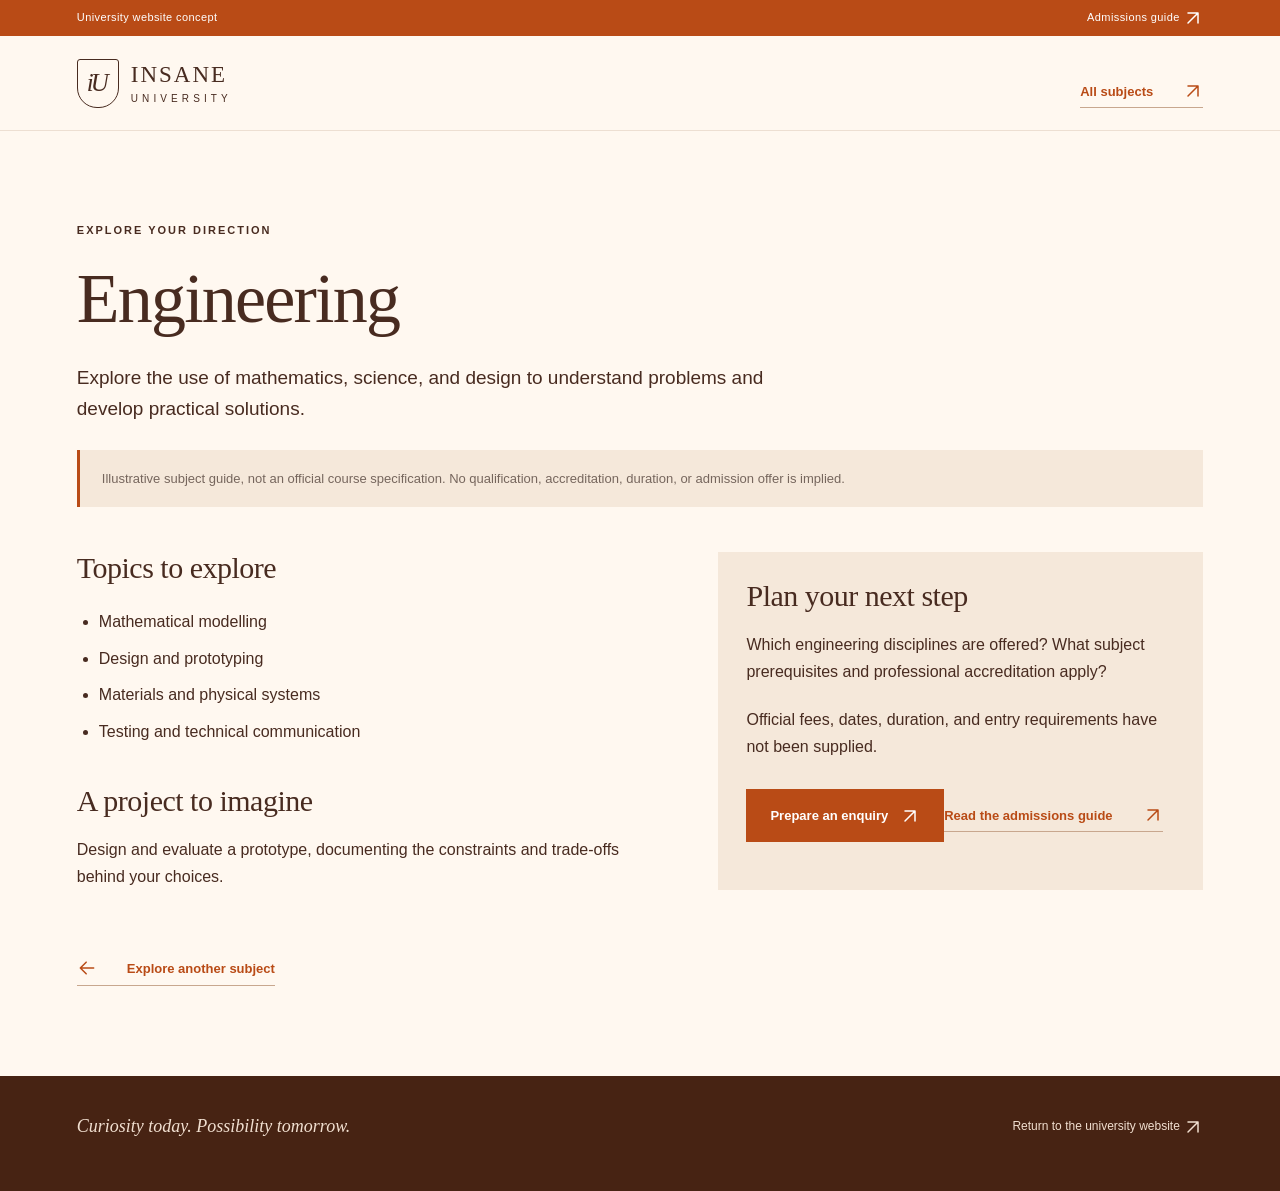
<file: programs/engineering.html>
<!DOCTYPE html>
<html lang="en"><head><meta charset="UTF-8"><meta name="viewport" content="width=device-width, initial-scale=1.0"><meta name="theme-color" content="#b94b16"><meta name="description" content="Explore the Engineering subject guide on the Insane University demonstration website."><title>Engineering — Insane University</title><link rel="stylesheet" href="../styles.css?v=5"></head>
<body><a class="skip-link" href="#main">Skip to content</a><div class="utility-bar"><div class="container"><span>University website concept</span><a href="../index.html#admissions">Admissions guide <svg class="icon icon-arrow-up-right" viewBox="0 0 24 24" width="20" height="20" fill="none" stroke="currentColor" stroke-width="1.8" stroke-linecap="round" stroke-linejoin="round" aria-hidden="true" focusable="false"><path d="M6 18 18 6M6 6h12v12"/></svg></a></div></div>
<header class="navbar"><div class="container nav-container"><a class="brand" href="../index.html"><span class="crest" aria-hidden="true">iU</span><span>INSANE<span class="brand-sub">UNIVERSITY</span></span></a><a class="text-link" href="../index.html#programs">All subjects <svg class="icon icon-arrow-up-right" viewBox="0 0 24 24" width="20" height="20" fill="none" stroke="currentColor" stroke-width="1.8" stroke-linecap="round" stroke-linejoin="round" aria-hidden="true" focusable="false"><path d="M6 18 18 6M6 6h12v12"/></svg></a></div></header>
<main id="main" class="container section subject-page"><p class="eyebrow">EXPLORE YOUR DIRECTION</p><h1>Engineering</h1><p class="subject-intro">Explore the use of mathematics, science, and design to understand problems and develop practical solutions.</p><p class="concept-note">Illustrative subject guide, not an official course specification. No qualification, accreditation, duration, or admission offer is implied.</p>
<div class="subject-grid"><section><h2>Topics to explore</h2><ul><li>Mathematical modelling</li><li>Design and prototyping</li><li>Materials and physical systems</li><li>Testing and technical communication</li></ul><h2>A project to imagine</h2><p>Design and evaluate a prototype, documenting the constraints and trade-offs behind your choices.</p></section><aside><h2>Plan your next step</h2><p>Which engineering disciplines are offered? What subject prerequisites and professional accreditation apply?</p><p>Official fees, dates, duration, and entry requirements have not been supplied.</p><a class="button" href="../index.html?program=engineering#contact">Prepare an enquiry <svg class="icon icon-arrow-up-right" viewBox="0 0 24 24" width="20" height="20" fill="none" stroke="currentColor" stroke-width="1.8" stroke-linecap="round" stroke-linejoin="round" aria-hidden="true" focusable="false"><path d="M6 18 18 6M6 6h12v12"/></svg></a><a class="text-link" href="../index.html#admissions">Read the admissions guide <svg class="icon icon-arrow-up-right" viewBox="0 0 24 24" width="20" height="20" fill="none" stroke="currentColor" stroke-width="1.8" stroke-linecap="round" stroke-linejoin="round" aria-hidden="true" focusable="false"><path d="M6 18 18 6M6 6h12v12"/></svg></a></aside></div>
<a class="text-link" href="../index.html#programs"><svg class="icon icon-arrow-left" viewBox="0 0 24 24" width="20" height="20" fill="none" stroke="currentColor" stroke-width="1.8" stroke-linecap="round" stroke-linejoin="round" aria-hidden="true" focusable="false"><path d="M20 12H4m7-7-7 7 7 7"/></svg> Explore another subject</a></main>
<footer><div class="container footer-top"><p>Curiosity today. Possibility tomorrow.</p><a href="../index.html">Return to the university website <svg class="icon icon-arrow-up-right" viewBox="0 0 24 24" width="20" height="20" fill="none" stroke="currentColor" stroke-width="1.8" stroke-linecap="round" stroke-linejoin="round" aria-hidden="true" focusable="false"><path d="M6 18 18 6M6 6h12v12"/></svg></a></div></footer></body></html>
</file>
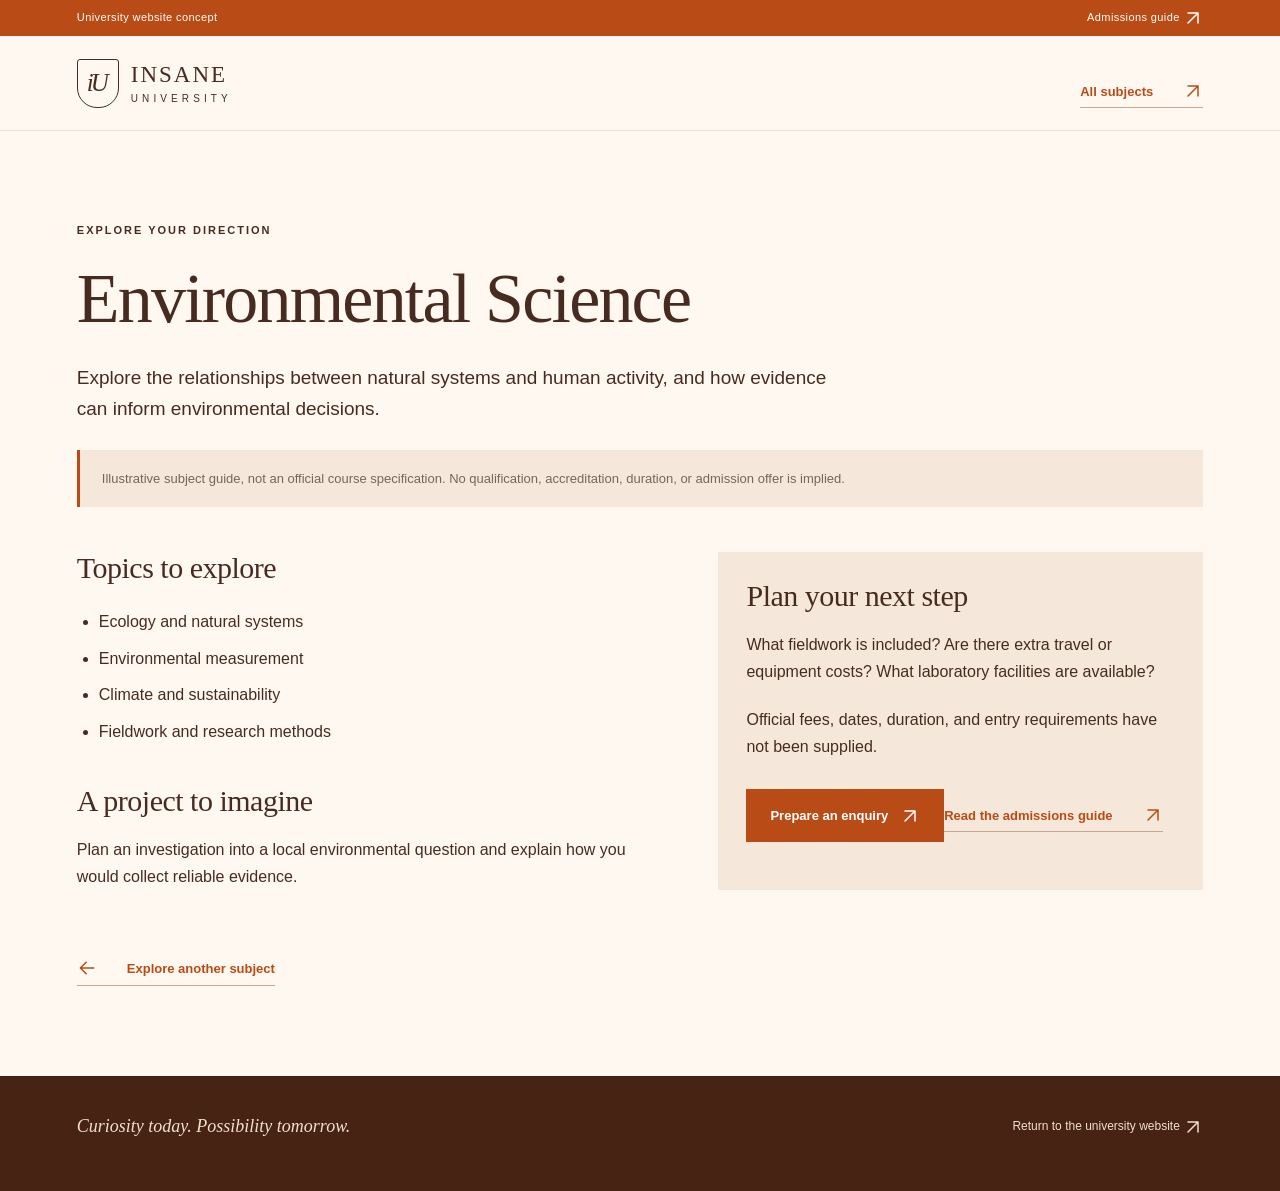
<file: programs/environmental-science.html>
<!DOCTYPE html>
<html lang="en"><head><meta charset="UTF-8"><meta name="viewport" content="width=device-width, initial-scale=1.0"><meta name="theme-color" content="#b94b16"><meta name="description" content="Explore the Environmental Science subject guide on the Insane University demonstration website."><title>Environmental Science — Insane University</title><link rel="stylesheet" href="../styles.css?v=5"></head>
<body><a class="skip-link" href="#main">Skip to content</a><div class="utility-bar"><div class="container"><span>University website concept</span><a href="../index.html#admissions">Admissions guide <svg class="icon icon-arrow-up-right" viewBox="0 0 24 24" width="20" height="20" fill="none" stroke="currentColor" stroke-width="1.8" stroke-linecap="round" stroke-linejoin="round" aria-hidden="true" focusable="false"><path d="M6 18 18 6M6 6h12v12"/></svg></a></div></div>
<header class="navbar"><div class="container nav-container"><a class="brand" href="../index.html"><span class="crest" aria-hidden="true">iU</span><span>INSANE<span class="brand-sub">UNIVERSITY</span></span></a><a class="text-link" href="../index.html#programs">All subjects <svg class="icon icon-arrow-up-right" viewBox="0 0 24 24" width="20" height="20" fill="none" stroke="currentColor" stroke-width="1.8" stroke-linecap="round" stroke-linejoin="round" aria-hidden="true" focusable="false"><path d="M6 18 18 6M6 6h12v12"/></svg></a></div></header>
<main id="main" class="container section subject-page"><p class="eyebrow">EXPLORE YOUR DIRECTION</p><h1>Environmental Science</h1><p class="subject-intro">Explore the relationships between natural systems and human activity, and how evidence can inform environmental decisions.</p><p class="concept-note">Illustrative subject guide, not an official course specification. No qualification, accreditation, duration, or admission offer is implied.</p>
<div class="subject-grid"><section><h2>Topics to explore</h2><ul><li>Ecology and natural systems</li><li>Environmental measurement</li><li>Climate and sustainability</li><li>Fieldwork and research methods</li></ul><h2>A project to imagine</h2><p>Plan an investigation into a local environmental question and explain how you would collect reliable evidence.</p></section><aside><h2>Plan your next step</h2><p>What fieldwork is included? Are there extra travel or equipment costs? What laboratory facilities are available?</p><p>Official fees, dates, duration, and entry requirements have not been supplied.</p><a class="button" href="../index.html?program=environmental-science#contact">Prepare an enquiry <svg class="icon icon-arrow-up-right" viewBox="0 0 24 24" width="20" height="20" fill="none" stroke="currentColor" stroke-width="1.8" stroke-linecap="round" stroke-linejoin="round" aria-hidden="true" focusable="false"><path d="M6 18 18 6M6 6h12v12"/></svg></a><a class="text-link" href="../index.html#admissions">Read the admissions guide <svg class="icon icon-arrow-up-right" viewBox="0 0 24 24" width="20" height="20" fill="none" stroke="currentColor" stroke-width="1.8" stroke-linecap="round" stroke-linejoin="round" aria-hidden="true" focusable="false"><path d="M6 18 18 6M6 6h12v12"/></svg></a></aside></div>
<a class="text-link" href="../index.html#programs"><svg class="icon icon-arrow-left" viewBox="0 0 24 24" width="20" height="20" fill="none" stroke="currentColor" stroke-width="1.8" stroke-linecap="round" stroke-linejoin="round" aria-hidden="true" focusable="false"><path d="M20 12H4m7-7-7 7 7 7"/></svg> Explore another subject</a></main>
<footer><div class="container footer-top"><p>Curiosity today. Possibility tomorrow.</p><a href="../index.html">Return to the university website <svg class="icon icon-arrow-up-right" viewBox="0 0 24 24" width="20" height="20" fill="none" stroke="currentColor" stroke-width="1.8" stroke-linecap="round" stroke-linejoin="round" aria-hidden="true" focusable="false"><path d="M6 18 18 6M6 6h12v12"/></svg></a></div></footer></body></html>
</file>
<file: styles.css>
:root {
  --orange:#b94b16;
  --dark:#472313;
  --cream:#fff8f0;
  --gold:#ffd096;
  --ink:#482b20;
  --muted:#76665d;
  --line:#e8d8ca;
}
* {
  box-sizing:border-box;
}
html {
  scroll-behavior:smooth;
  scroll-padding-top:100px;
}
body {
  margin:0;
  color:var(--ink);
  font-family:Arial,Helvetica,sans-serif;
  background:var(--cream);
  line-height:1.65;
}
a {
  color:inherit;
  text-decoration:none;
}
button,input,select,textarea {
  font:inherit;
}
button,a,input,select,textarea {
  -webkit-tap-highlight-color:transparent;
  touch-action:manipulation;
}
button {
  cursor:pointer;
}
img {
  display:block;
  width:100%;
  object-fit:cover;
}
h1,h2,h3,p {
  margin:0;
}
h1,h2 {
  font-family:Georgia,'Times New Roman',serif;
  font-weight:400;
  line-height:1.08;
  letter-spacing:-1.8px;
}
h2 {
  font-size:clamp(36px,4vw,54px);
}
h2 em {
  color:#b94b16;
  font-weight:400;
}
a:focus-visible,button:focus-visible,input:focus-visible,select:focus-visible,textarea:focus-visible {
  outline:3px solid #c45a1b;
  outline-offset:5px;
}
[hidden] {
  display:none!important;
}
.container {
  width:min(1200px,88%);
  margin:auto;
}
.section {
  padding-top:90px;
  padding-bottom:90px;
}
.eyebrow {
  font-size:11px;
  font-weight:700;
  letter-spacing:2px;
  margin-bottom:22px;
}
.utility-bar {
  background:var(--orange);
  color:#fff;
  font-size:11px;
  letter-spacing:.4px;
}
.utility-bar .container {
  display:flex;
  justify-content:space-between;
  padding-top:8px;
  padding-bottom:8px;
}
.utility-bar a span {
  margin-left:14px;
}
.navbar {
  background:var(--cream);
  position:sticky;
  top:0;
  z-index:10;
  border-bottom:1px solid #eddfd2;
}
.nav-container {
  display:flex;
  align-items:center;
  justify-content:space-between;
  min-height:94px;
  gap:24px;
}
.brand {
  display:flex;
  align-items:center;
  gap:12px;
  font-family:Georgia,serif;
  font-size:23px;
  line-height:1.1;
  letter-spacing:2px;
}
.brand-sub {
  display:block;
  font-family:Arial,sans-serif;
  font-size:10px;
  letter-spacing:4.1px;
  margin-top:6px;
}
.crest {
  border:1.5px solid currentColor;
  border-radius:3px 3px 20px 20px;
  width:42px;
  height:49px;
  display:grid;
  place-items:center;
  font-style:italic;
  font-size:25px;
  letter-spacing:-3px;
  padding-right:3px;
}
.navbar nav {
  display:flex;
  align-items:center;
  gap:32px;
  font-size:13px;
}
.navbar nav>a:not(.button):hover {
  color:#a63e0d;
}
.button {
  display:inline-flex;
  justify-content:center;
  align-items:center;
  gap:34px;
  background:var(--orange);
  color:#fff;
  padding:15px 23px;
  border:1px solid transparent;
  font-size:13px;
  font-weight:600;
  transition:background .2s,transform .2s;
}
.button:hover {
  background:#963b10;
  transform:translateY(-2px);
}
.button-small {
  padding:12px 20px;
}
.button-gold {
  background:var(--gold);
  color:var(--dark);
}
.button-gold:hover {
  background:#ffe0b8;
}
.menu-toggle {
  display:none;
  min-height:44px;
  min-width:80px;
  background:none;
  border:1px solid var(--line);
  padding:7px 12px;
  color:var(--orange);
}
.hero {
  position:relative;
  min-height:640px;
  background:var(--dark);
  color:#fff;
  isolation:isolate;
  display:flex;
  flex-direction:column;
  justify-content:center;
}
.hero-photo {
  position:absolute;
  height:100%;
  inset:0;
  z-index:-2;
  object-position:center 55%;
}
.hero:after {
  content:'';
  position:absolute;
  inset:0;
  z-index:-1;
  background:linear-gradient(90deg,rgba(65,28,10,.92),rgba(65,28,10,.63) 45%,rgba(65,28,10,.12)),linear-gradient(0deg,rgba(65,28,10,.55),transparent 35%);
}
.hero-content {
  padding-top:64px;
  padding-bottom:100px;
}
.hero .eyebrow {
  color:var(--gold);
}
h1 {
  font-size:clamp(45px,5.4vw,76px);
  max-width:810px;
}
h1 em {
  color:#ffd096;
  font-size:.88em;
}
.hero-description {
  margin:25px 0 30px;
  color:#f5e5d9;
  font-size:16px;
}
.hero-bottom {
  position:absolute;
  bottom:25px;
  left:6%;
  display:flex;
  justify-content:space-between;
  font-size:10px;
  letter-spacing:1.5px;
  border-top:1px solid #ffffff40;
  padding-top:18px;
}
.hero-bottom a {
  font-size:12px;
  letter-spacing:0;
}
.hero-bottom a span {
  margin-left:25px;
}
.about {
  display:grid;
  grid-template-columns:1.1fr 1fr;
  gap:50px;
}
.about-copy {
  padding-top:33px;
  color:var(--muted);
  font-size:15px;
}
.about-copy p+p {
  margin-top:16px;
}
.text-link {
  display:inline-flex;
  gap:30px;
  color:var(--orange);
  font-weight:600;
  font-size:13px;
  border-bottom:1px solid #c8a78e;
  padding-bottom:5px;
  margin-top:23px;
}
.stats {
  grid-column:1/-1;
  display:grid;
  grid-template-columns:repeat(3,1fr);
  border-top:1px solid var(--line);
  padding-top:35px;
  margin-top:8px;
}
.stats>div {
  padding-left:40px;
  border-left:1px solid var(--line);
}
.stats>div:first-child {
  padding-left:0;
  border:0;
}
.stats strong {
  display:block;
  font-family:Georgia,serif;
  font-size:48px;
  font-weight:400;
  line-height:1.2;
}
.stats strong span {
  color:#b94b16;
  font-size:36px;
}
.stats>div>span {
  font-size:12px;
  color:var(--muted);
}
.programs {
  background:#f5e8da;
}
.section-heading {
  display:flex;
  justify-content:space-between;
  align-items:flex-end;
  gap:32px;
  margin-bottom:35px;
}
.section-heading>p {
  font-size:14px;
  color:var(--muted);
  max-width:390px;
  padding-bottom:5px;
}
.program-search {
  margin-bottom:20px;
}
.program-search label {
  display:block;
  font-size:12px;
  font-weight:600;
  margin-bottom:8px;
}
.program-search>div {
  display:flex;
  gap:10px;
  max-width:700px;
}
.program-search input {
  flex:1;
  min-width:0;
  background:#fffaf5;
}
.search-status {
  font-size:12px;
  color:var(--muted);
  margin-bottom:15px;
}
.search-status:empty {
  display:none;
}
.program-grid {
  display:grid;
  grid-template-columns:repeat(3,1fr);
  gap:18px;
}
.program-card {
  background:var(--cream);
  padding:28px;
  display:flex;
  flex-direction:column;
  min-height:253px;
  border:1px solid transparent;
  transition:border-color .2s,transform .2s;
}
.program-card:hover {
  border-color:#cb864e;
  transform:translateY(-4px);
}
.program-number {
  font-size:9px;
  letter-spacing:1.6px;
  color:#98603a;
  font-weight:700;
}
.program-card h3 {
  font-family:Georgia,serif;
  font-size:24px;
  line-height:1.2;
  font-weight:400;
  margin:24px 0 13px;
}
.program-card p {
  font-size:13px;
  color:var(--muted);
  margin-bottom:24px;
}
.card-bottom {
  font-size:11px;
  display:flex;
  justify-content:space-between;
  margin-top:auto;
  border-top:1px solid var(--line);
  padding-top:15px;
}
.card-bottom span {
  font-size:18px;
  line-height:1;
}
.empty-state {
  padding:30px 0;
}
.gallery-grid {
  display:grid;
  grid-template-columns:1.2fr 1fr;
  grid-template-rows:220px 220px;
  gap:20px;
}
.gallery-item {
  position:relative;
  overflow:hidden;
  color:#fff;
  background:var(--orange);
}
.gallery-main {
  grid-row:span 2;
}
.gallery-item img {
  height:100%;
  transition:transform .4s;
}
.gallery-item:hover img {
  transform:scale(1.04);
}
.gallery-item:after {
  content:'';
  position:absolute;
  inset:0;
  background:linear-gradient(transparent 25%,rgba(58,25,9,.82));
}
.gallery-item>div {
  position:absolute;
  bottom:25px;
  left:28px;
  right:28px;
  z-index:1;
}
.gallery-item div>span:first-child {
  font-size:9px;
  letter-spacing:1.7px;
}
.gallery-item h3 {
  font:400 25px Georgia,serif;
  margin-top:10px;
  padding-right:30px;
}
.gallery-arrow {
  position:absolute;
  right:0;
  bottom:0;
  font-size:23px;
}
.contact {
  background:var(--orange);
  color:#fff;
}
.contact-grid {
  display:grid;
  grid-template-columns:1fr 1fr;
  gap:90px;
}
.contact .eyebrow {
  color:var(--gold);
}
.contact h2 {
  font-size:clamp(44px,5vw,65px);
}
.contact h2 em {
  color:var(--gold);
}
.contact-grid>div>p:not(.eyebrow) {
  font-size:15px;
  color:#f5e2d3;
  max-width:370px;
  margin-top:25px;
}
.contact-note {
  display:block;
  margin-top:40px;
  font-size:12px;
  color:var(--gold);
}
.contact-form {
  display:grid;
  gap:16px;
}
.contact-form h3 {
  font:400 25px Georgia,serif;
}
.form-note {
  font-size:12px;
  color:#f5e2d3;
}
.form-row {
  display:grid;
  grid-template-columns:1fr 1fr;
  gap:15px;
}
.contact-form label {
  font-size:11px;
  display:grid;
  gap:7px;
}
input,textarea,select {
  min-width:0;
  min-height:44px;  width:100%;
  border:1px solid #d9bfa9;
  padding:12px 14px;
  border-radius:0;
  color:var(--ink);
  background:var(--cream);
  font-size:16px;
}
textarea {
  min-height:95px;
  resize:vertical;
}
.contact-form .button {
  justify-content:space-between;
}
#form-status {
  font-size:12px;
  color:var(--gold);
}
#form-status:empty {
  display:none;
}
footer {
  background:var(--dark);
  color:#f1dfd0;
  padding:40px 0 20px;
}
.footer-top {
  display:flex;
  align-items:center;
  justify-content:space-between;
  gap:24px;
  padding-bottom:34px;
}
.footer-top p {
  font:italic 18px Georgia,serif;
}
.footer-top>a:last-child {
  font-size:12px;
}
.footer-bottom {
  display:flex;
  justify-content:space-between;
  border-top:1px solid #ffffff24;
  padding-top:20px;
  gap:20px;
  font-size:10px;
  color:#d6b9a4;
}
.skip-link {
  position:fixed;
  left:15px;
  top:-100px;
  z-index:100;
  background:var(--gold);
  padding:12px;
}
.skip-link:focus {
  top:10px;
}
.lightbox {
  padding:18px;
  border:0;
  width:min(950px,90vw);
  background:var(--cream);
  color:var(--ink);
  max-height:90vh;
}
.lightbox::backdrop {
  background:#29140bde;
}
.lightbox img {
  max-height:70vh;
  object-fit:contain;
}
.lightbox p {
  padding-top:12px;
}
.close-lightbox {
  display:block;
  margin:0 0 12px auto;
  width:35px;
  height:35px;
  border:0;
  background:var(--orange);
  color:white;
  font-size:24px;
}
body:has(dialog[open]) {
  overflow:hidden;
}
@media(min-width:1364px) {
  .hero-bottom {
    left:calc((100% - 1200px)/2);
  }
}
@media(max-width:950px) {
  .navbar nav {
    gap:18px;
  }
  .navbar nav>a {
    font-size:12px;
  }
  .brand {
    font-size:20px;
  }
  .contact-grid {
    gap:40px;
  }
  .program-grid {
    grid-template-columns:repeat(2,1fr);
  }
  .about {
    gap:30px;
  }
  .hero {
    min-height:590px;
  }
}
@media(max-width:950px) {
  html {
    scroll-padding-top:85px;
  }
  .nav-container {
    min-height:78px;
    flex-wrap:wrap;
    gap:0;
  }
  .menu-toggle:not([hidden]) {
    display:block;
  }
  .navbar nav {
    width:100%;
    flex-direction:column;
    align-items:stretch;
    gap:0;
    padding:0 0 16px;
    max-height:calc(100dvh - 110px);
    overflow-y:auto;
  }
  .navbar nav>a {
    padding:12px 0;
    min-height:44px;
    font-size:14px;
  }
  .navbar nav>.button {
    padding:12px;
  }
  .navbar nav.collapsed {
    display:none;
  }
  .contact-grid {
    grid-template-columns:1fr;
  }
  .contact-grid>div>p:not(.eyebrow) {
    max-width:580px;
  }
}
@media(max-width:700px) {
  html {
    scroll-padding-top:85px;
  }
  .container {
    width:88%;
  }
  .section {
    padding-top:60px;
    padding-bottom:60px;
  }
  .utility-bar {
    font-size:9px;
  }
  .hero {
    min-height:590px;
  }
  .hero-content {
    padding-top:55px;
    padding-bottom:110px;
  }
  .hero:after {
    background:linear-gradient(90deg,#472313e8,#47231375);
  }
  h1 {
    font-size:clamp(38px, 10vw, 47px);
    letter-spacing:-1.5px;
  }
  .hero-description {
    font-size:14px;
  }
  .hero-bottom {
    font-size:8px;
  }
  .hero-bottom a {
    font-size:11px;
  }
  .eyebrow {
    font-size:9px;
    letter-spacing:1.5px;
  }
  .about {
    grid-template-columns:1fr;
    gap:25px;
  }
  .about-copy {
    padding-top:0;
  }
  .stats {
    gap:15px;
    padding-top:25px;
  }
  .stats>div {
    padding-left:15px;
  }
  .stats strong {
    font-size:31px;
  }
  .stats strong span {
    font-size:23px;
  }
  .stats>div>span {
    font-size:10px;
    display:block;
    margin-top:10px;
  }
  .section-heading {
    display:block;
  }
  .section-heading>p {
    margin-top:20px;
  }
  .program-grid {
    grid-template-columns:1fr;
  }
  .program-card {
    min-height:220px;
  }
  .program-search .button {
    gap:15px;
    padding:12px 16px;
  }
  .gallery-grid {
    grid-template-columns:1fr;
    grid-template-rows:330px 240px 240px;
  }
  .gallery-main {
    grid-row:auto;
  }
  .contact-grid {
    grid-template-columns:1fr;
    gap:40px;
  }
  .form-row {
    grid-template-columns:1fr;
  }
  .footer-top {
    align-items:flex-start;
    flex-direction:column;
  }
  .footer-bottom {
    flex-direction:column;
    gap:10px;
  }
}
@media(prefers-reduced-motion:reduce) {
  html {
    scroll-behavior:auto;
  }
  *,*:before,*:after {
    transition:none!important;
    animation:none!important;
  }
}

/* Subject guides and admissions information. */
.concept-note {
  padding:18px 22px;
  border-left:3px solid var(--orange);
  background:#f5e8da;
  color:var(--muted);
  font-size:13px;
}
.about>.concept-note { grid-column:1/-1; }
.stats strong { font-size:clamp(22px, 3.5vw, 42px); }
.admissions { background:#f5e8da; }
.admissions-grid { display:grid; grid-template-columns:repeat(3,minmax(0,1fr)); gap:24px; }
.admissions-grid article { padding:26px; background:var(--cream); }
.admissions h3 { font:400 26px Georgia,serif; margin:16px 0; }
.admissions-grid p,.faq p { font-size:14px; color:var(--muted); }
.faq { max-width:850px; margin:50px auto 0; scroll-margin-top:110px; }
.faq details { border-bottom:1px solid #cfbba8; padding:16px 0; }
.faq summary { cursor:pointer; font-weight:600; padding:8px 0; }
.faq summary:focus-visible { outline:3px solid var(--orange); outline-offset:4px; }
.faq details p { padding:12px 0; }
.subject-page>h1 { font-size:clamp(38px,6vw,70px); overflow-wrap:anywhere; }
.subject-intro { font-size:19px; max-width:750px; margin:25px 0; }
.subject-grid { display:grid; grid-template-columns:1.2fr 1fr; gap:60px; margin:45px 0; }
.subject-grid h2 { font-size:30px; letter-spacing:-.5px; margin:0 0 20px; }
.subject-grid ul { padding-left:22px; margin-bottom:35px; }
.subject-grid li { padding:5px 0; }
.subject-grid aside { padding:28px; background:#f5e8da; }
.subject-grid aside p { margin-bottom:22px; }
.subject-grid .button { gap:12px; }
.subject-page+.footer { margin-top:30px; }
@media(max-width:1100px) and (min-width:951px) {
  .navbar nav { gap:16px; }
  .navbar nav .button { gap:12px; padding:12px; }
}
@media(max-width:950px) {
  .admissions-grid { grid-template-columns:1fr; }
  .subject-grid { grid-template-columns:1fr; gap:30px; }
}
@media(max-width:400px) {
  .subject-intro { font-size:16px; }
  .nav-container>.text-link { font-size:11px; }
}

/* Fixed vector geometry keeps interface icons identical across devices. */
.icon {
  display:inline-block;
  width:20px;
  height:20px;
  flex-shrink:0;
  vertical-align:middle;
  pointer-events:none;
}
.close-lightbox {
  display:grid;
  place-items:center;
}
.faq summary {
  display:flex;
  align-items:center;
  justify-content:space-between;
  gap:16px;
  list-style:none;
}
.faq summary::-webkit-details-marker {
  display:none;
}
.faq details[open] .icon-chevron {
  transform:rotate(180deg);
}
</file>
